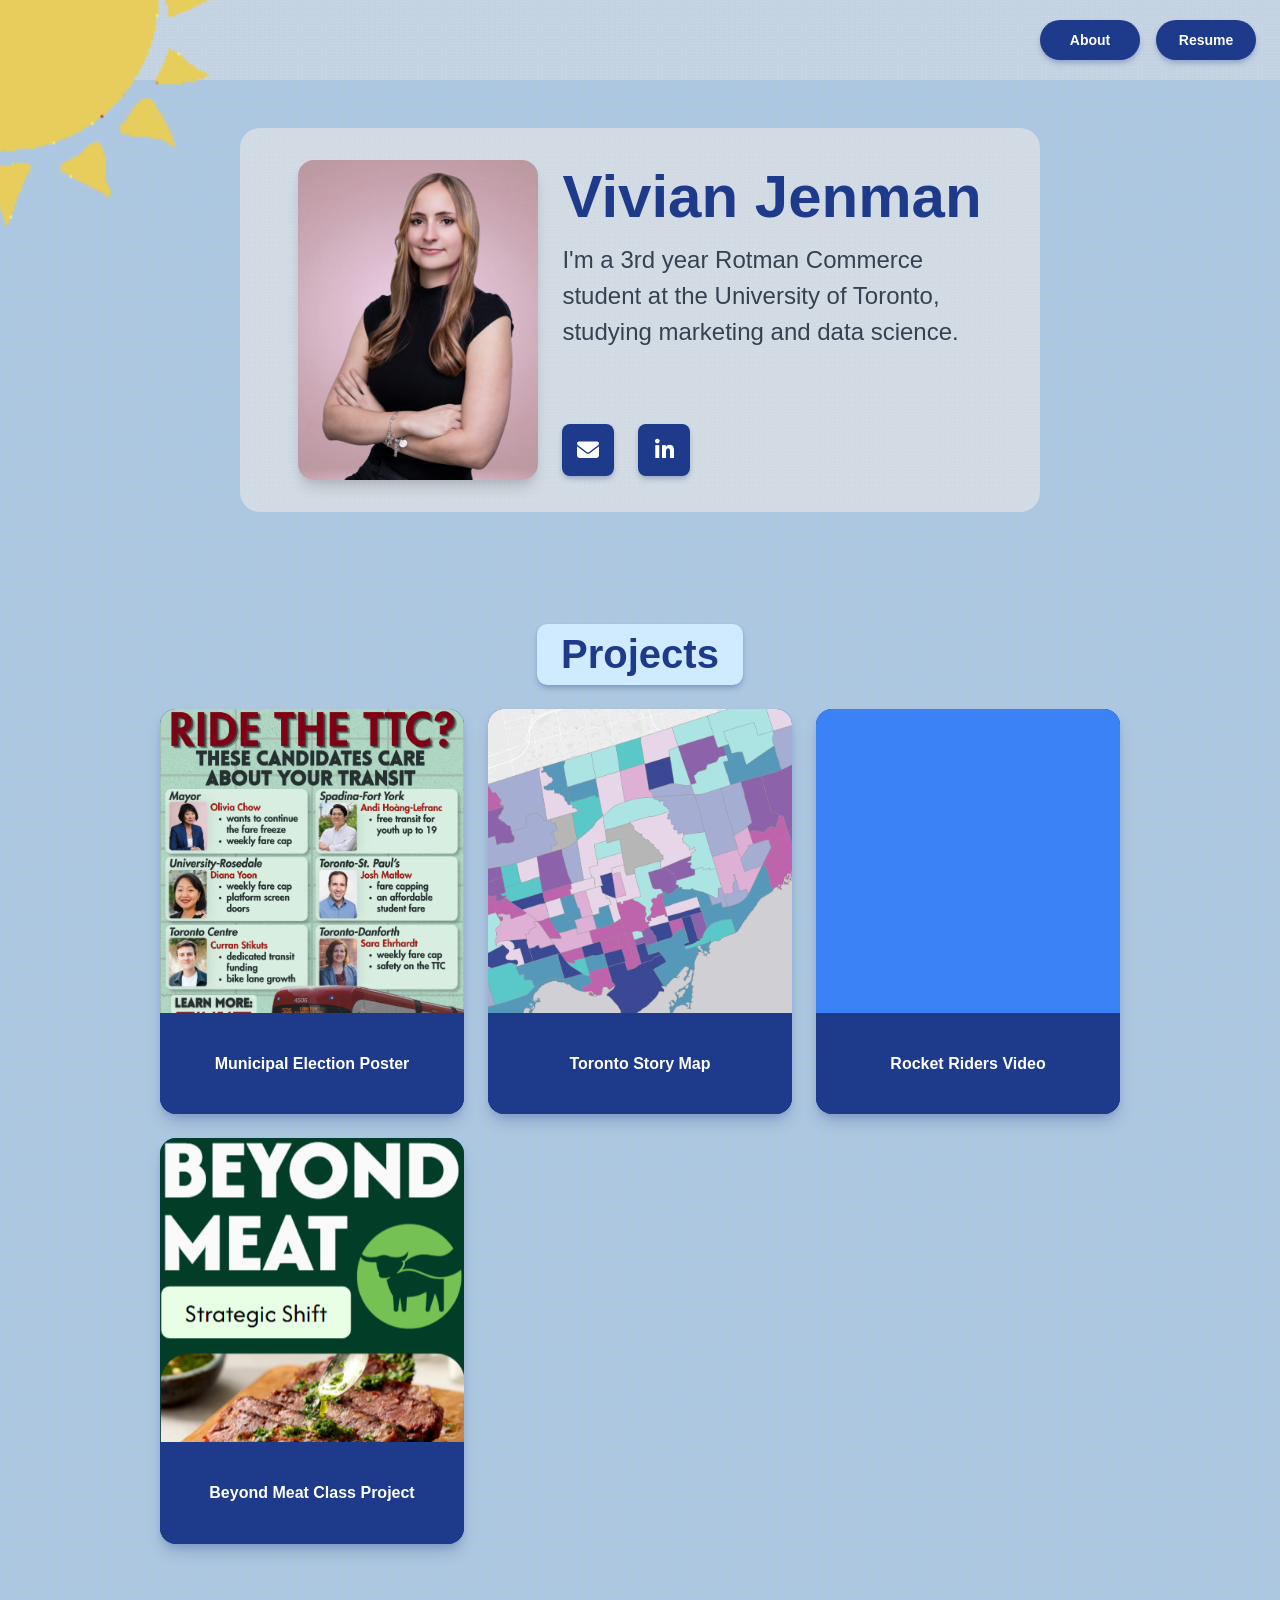
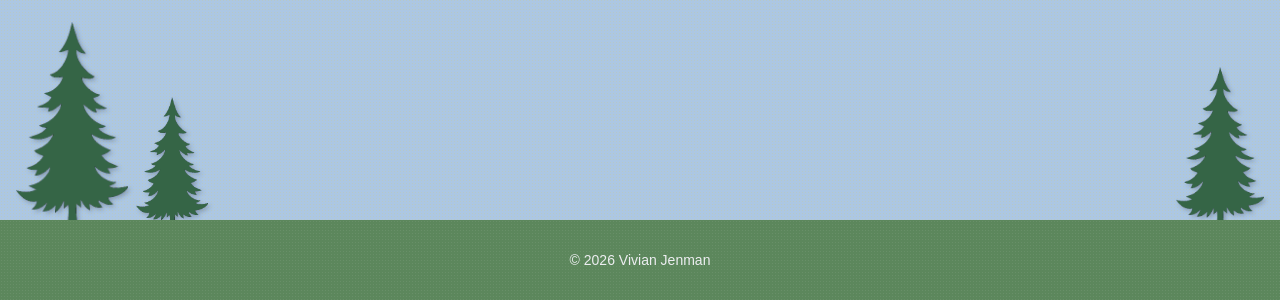
<file: index.html>
<!DOCTYPE html>
<html lang="en">
<head>
  <script async src="https://www.googletagmanager.com/gtm.js?id=GTM-WLWVP2XR"></script>
  <script>
    window.dataLayer = window.dataLayer || [];
    function gtag(){dataLayer.push(arguments);}
    gtag('js', new Date());
  </script>
  <meta charset="UTF-8">
  <meta name="viewport" content="width=device-width, initial-scale=1.0">
  <link rel="icon" type="image/jpeg" href="elements/pixelated.jpg">
  <title>Vivian Jenman - Home</title>
  
  <!-- Font Awesome Icons -->
  <link rel="stylesheet" href="https://cdnjs.cloudflare.com/ajax/libs/font-awesome/6.4.0/css/all.min.css">
  
  <!-- Link to External Stylesheet -->
  <link rel="stylesheet" href="index.css">
</head>
<body class="sky-bg">
  <div class="sun-decoration" aria-hidden="true">
    <img src="elements/sungif%20(2).gif" alt="">
  </div>

  <!-- Top Right Navigation Buttons -->
  <nav class="top-nav">
    <a href="about.html" class="nav-btn">About</a>
    <a href="resume.html" class="nav-btn">Resume</a>
  </nav>

  <!-- Title / Profile Section -->
  <header class="titlecard">
    <div class="titlecontainer">
      
      <!-- 4x3 Vertical Image Container -->
      <div class="profile-img-wrapper">
        <img src="elements/headshot.png" 
             alt="Vivian Jenman" 
             class="profile-img">
      </div>

      <!-- Text & Contact Container -->
      <div class="profile-info">
        <!-- Top: Name -->
        <div>
          <h1 class="profile-name">Vivian Jenman</h1>
          <!-- Middle: Description -->
          <p class="profile-bio">
            I'm a 3rd year Rotman Commerce student at the University of Toronto, studying marketing and data science.
          </p>
        </div>

        <!-- Bottom: Contact Buttons -->
        <div class="contact-buttons">
          <a href="mailto:vjenman@gmail.com" aria-label="Email" class="contact-btn">
            <i class="fa-solid fa-envelope"></i>
          </a>
          <a href="https://www.linkedin.com/in/vivian-jenman-52b7982a1/" target="_blank" rel="noopener noreferrer" aria-label="LinkedIn" class="contact-btn">
            <i class="fa-brands fa-linkedin-in"></i>
          </a>
        </div>
      </div>

    </div>
  </header>

  <!-- Projects Section -->
  <main class="projects-section">
    <div class="projects-container">
      
      <h2 class="projects-title">Projects</h2>

      <!-- Project Grid -->
      <div class="projects-grid">

        <!-- Project Card 1 -->
        <a href="poster.html" class="project-card">
          <div class="project-img-wrapper">
            <img src="elements/rrposter.png" alt="Municipal Election Poster" class="project-imgrrposter">
          </div>
          <div class="project-title-bar">
            <h3>Municipal Election Poster</h3>
          </div>
        </a>

        <!-- Project Card 2 -->
        <a href="https://vjenman.github.io/storymap/" class="project-card">
          <div class="project-img-wrapper">
            <img src="elements/plainbivariatemap.png" alt="Toronto Story Map" class="project-imgtoronto">
          </div>
          <div class="project-title-bar">
            <h3>Toronto Story Map</h3>
          </div>
        </a>

        <!-- Project Card 3 -->
        <a href="video.html" class="project-card">
          <div class="project-img-wrapper-video">
            <!-- <img src="elements/rrvideo.mp4" alt="Rocket Riders video" class="project-img"> -->
            <video autoplay loop muted playsinline width="100%" class="project-imgrrvideo">
              <source src="elements/rrvideo.mp4" type="video/mp4">
            </video>
          </div>
          <div class="project-title-bar">
            <h3>Rocket Riders Video</h3>
          </div>
        </a>

        <!-- Project Card 4 -->
        <a href="beyondmeat.html" class="project-card">
          <div class="project-img-wrapper">
            <img src="elements/beyondmeat.png" alt="Beyond Meat class project" class="project-imgbeyondmeat">
          </div>
          <div class="project-title-bar">
            <h3>Beyond Meat Class Project</h3>
          </div>
        </a>

      </div>
    </div>
  </main>

  <!-- Footer -->
  <footer class="footer">
    <p>&copy; <span id="year"></span> Vivian Jenman</p>
  </footer>

  <!-- Link to External JavaScript -->
  <script src="index.js"></script>
</body>
</html>
</file>
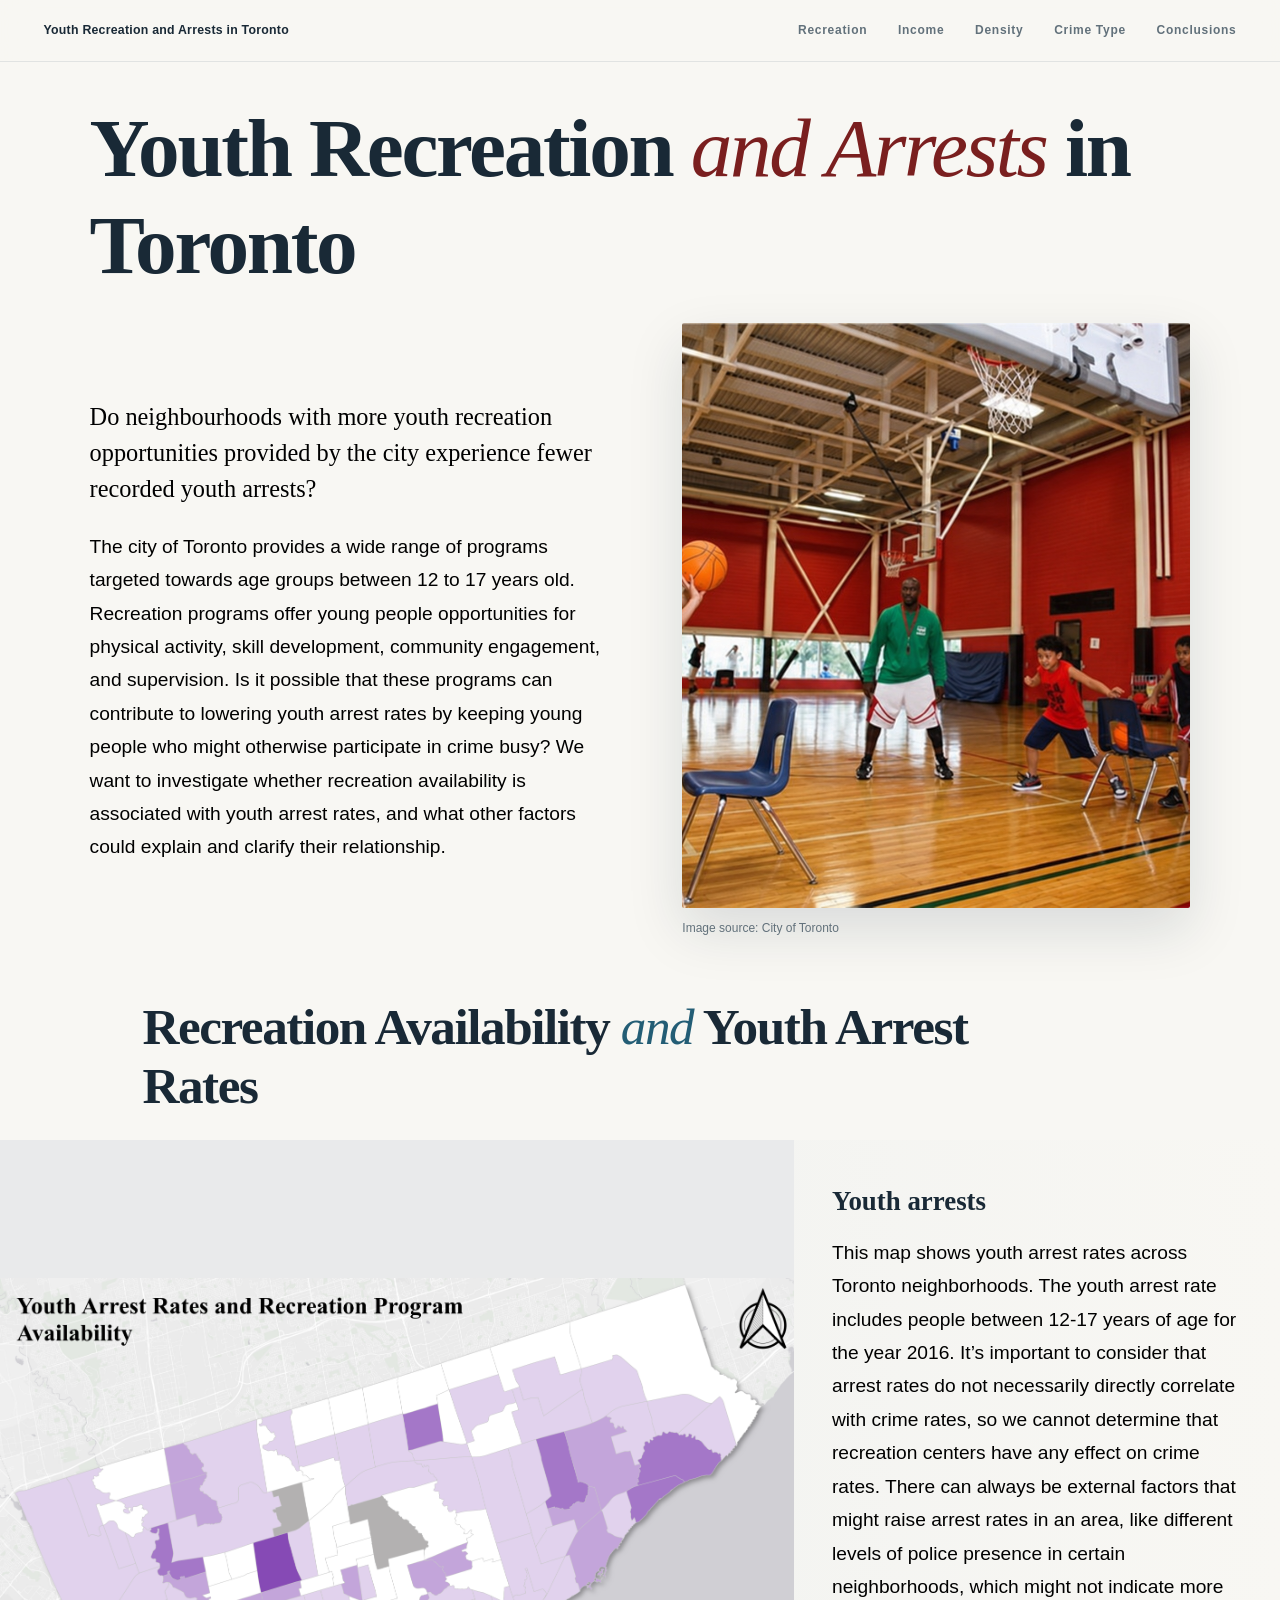
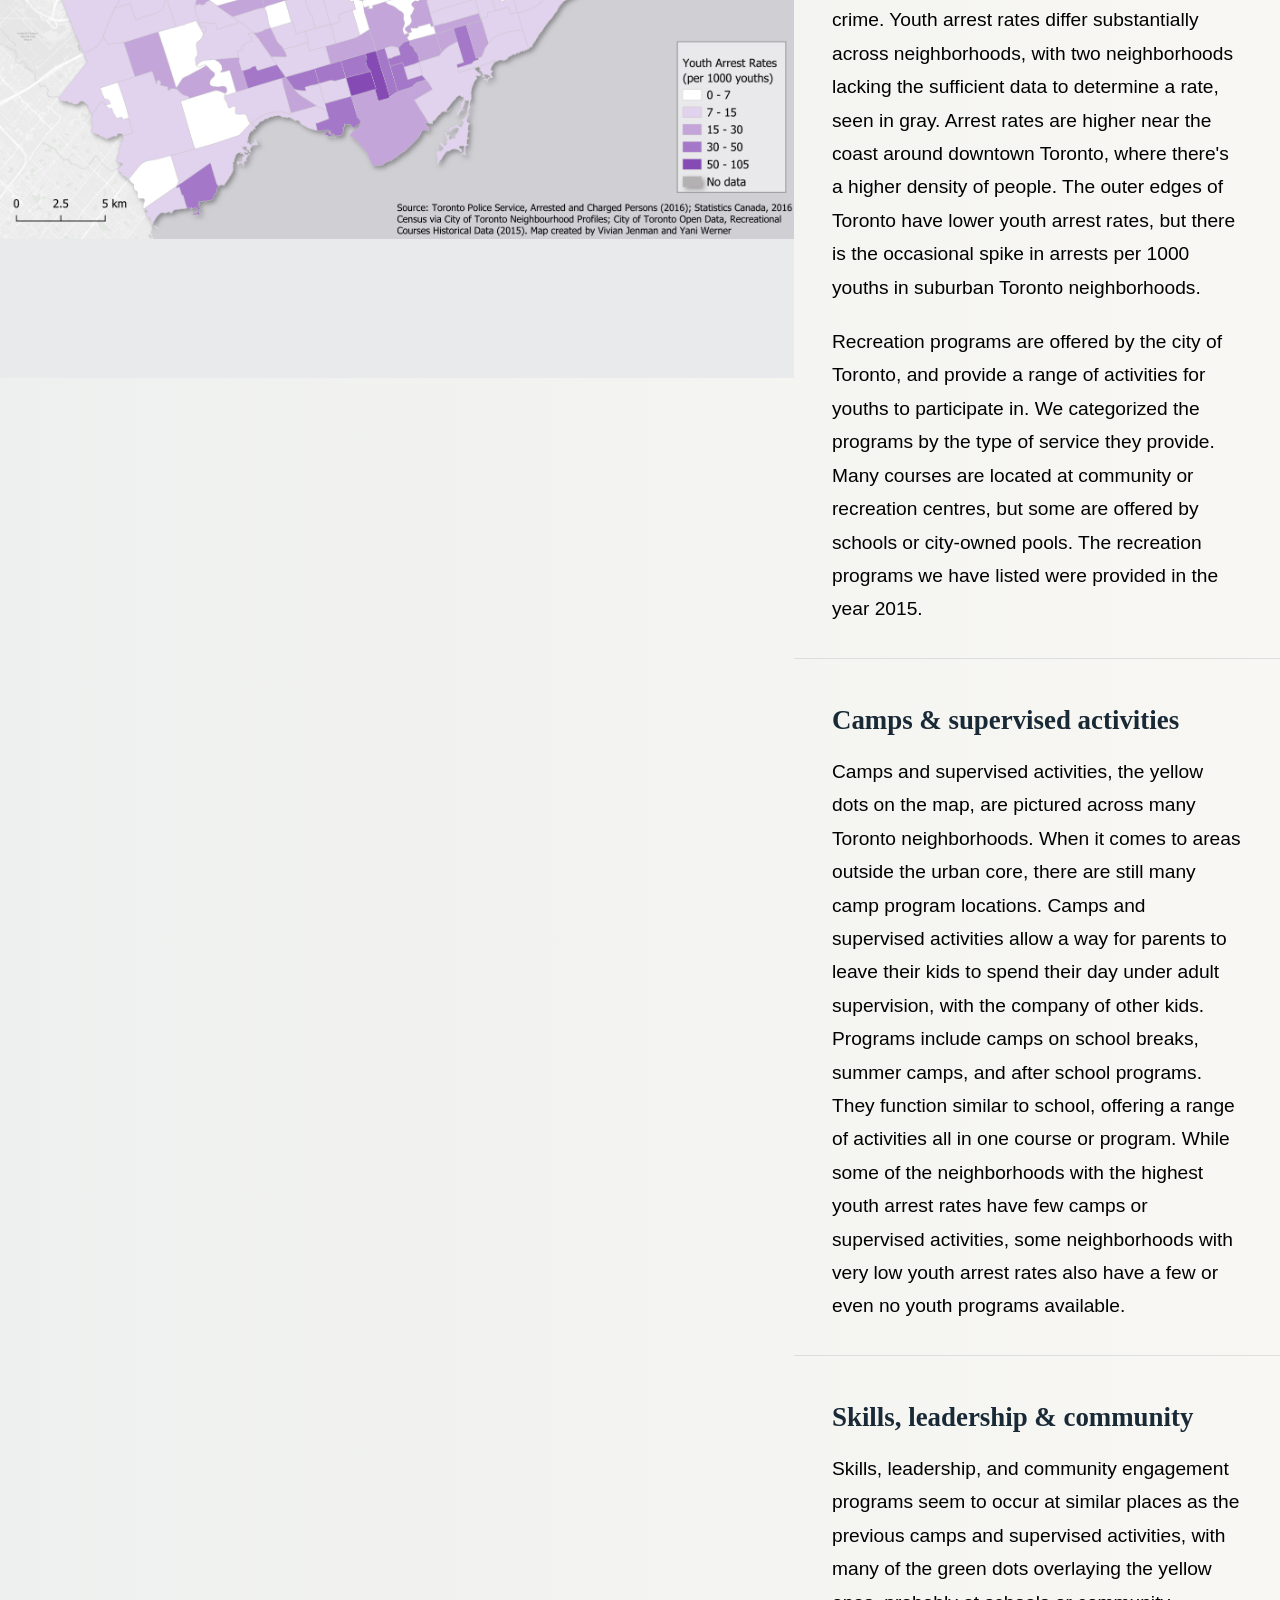
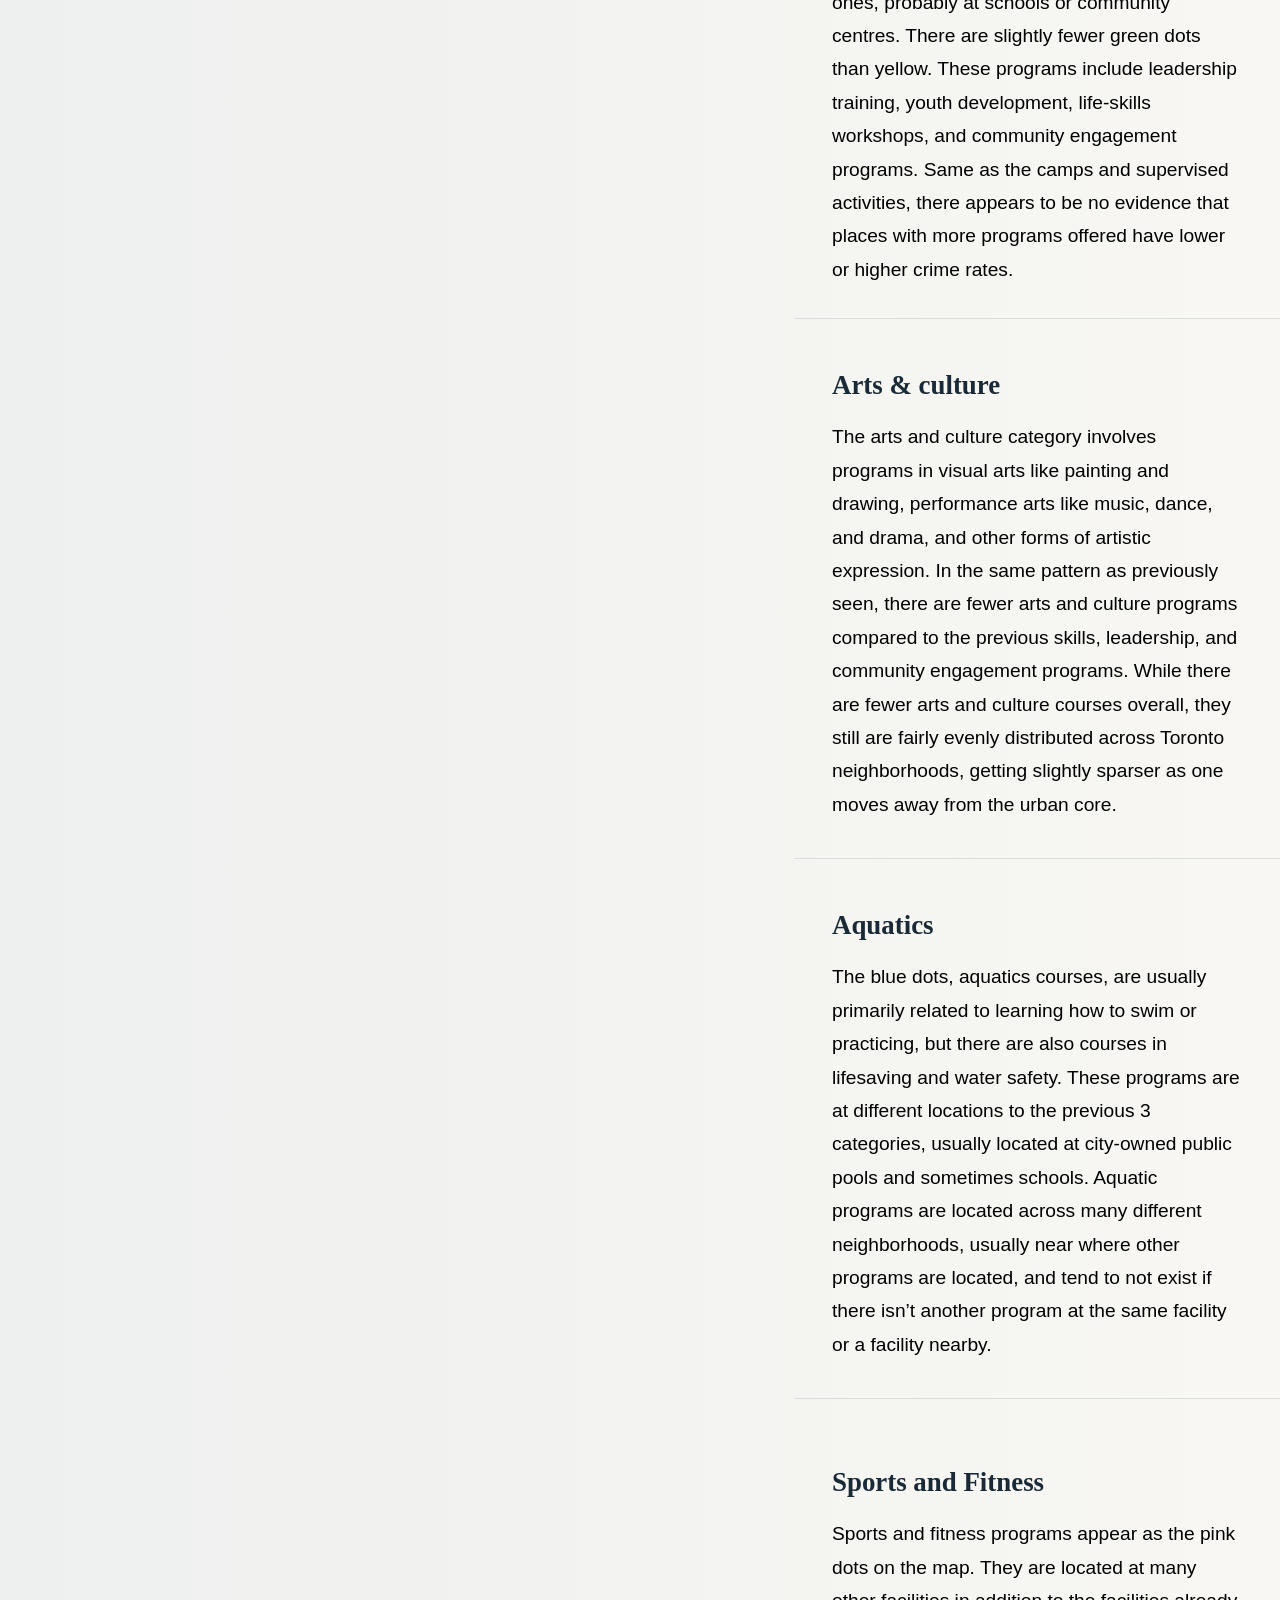
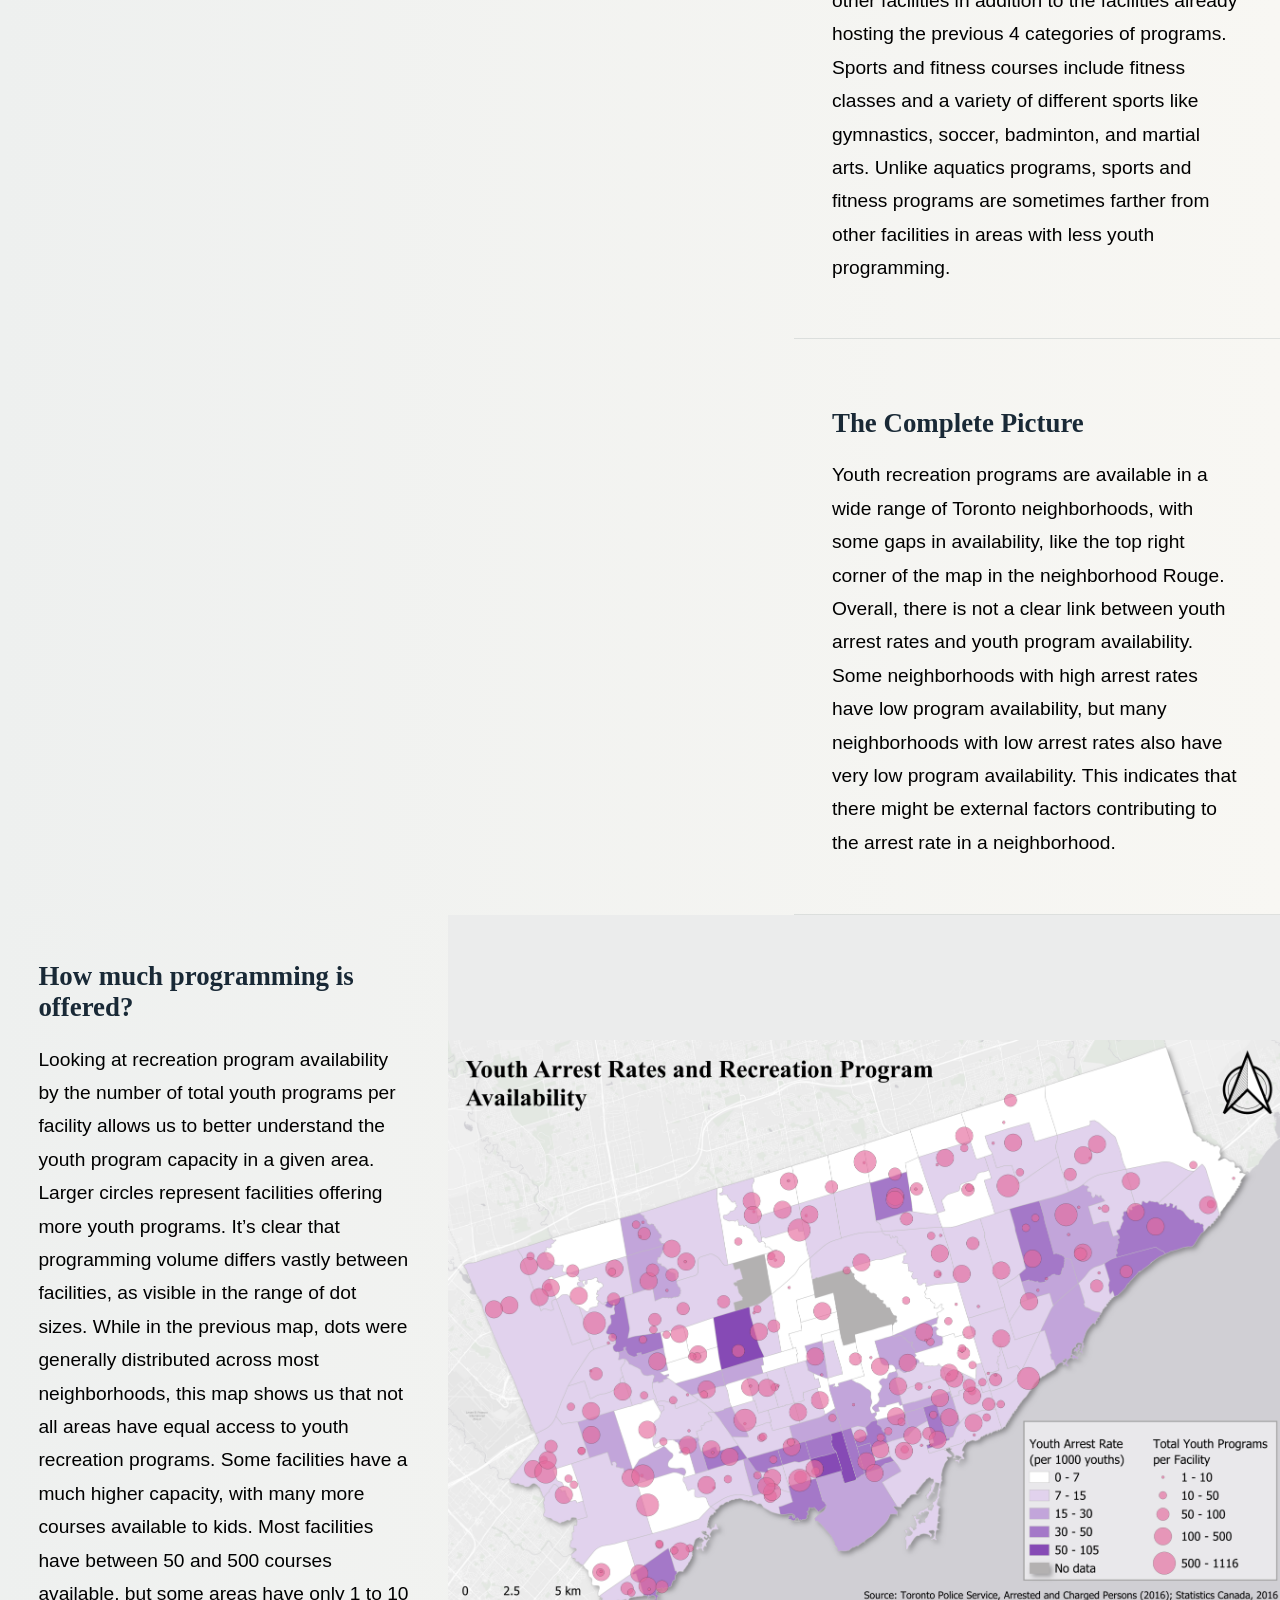
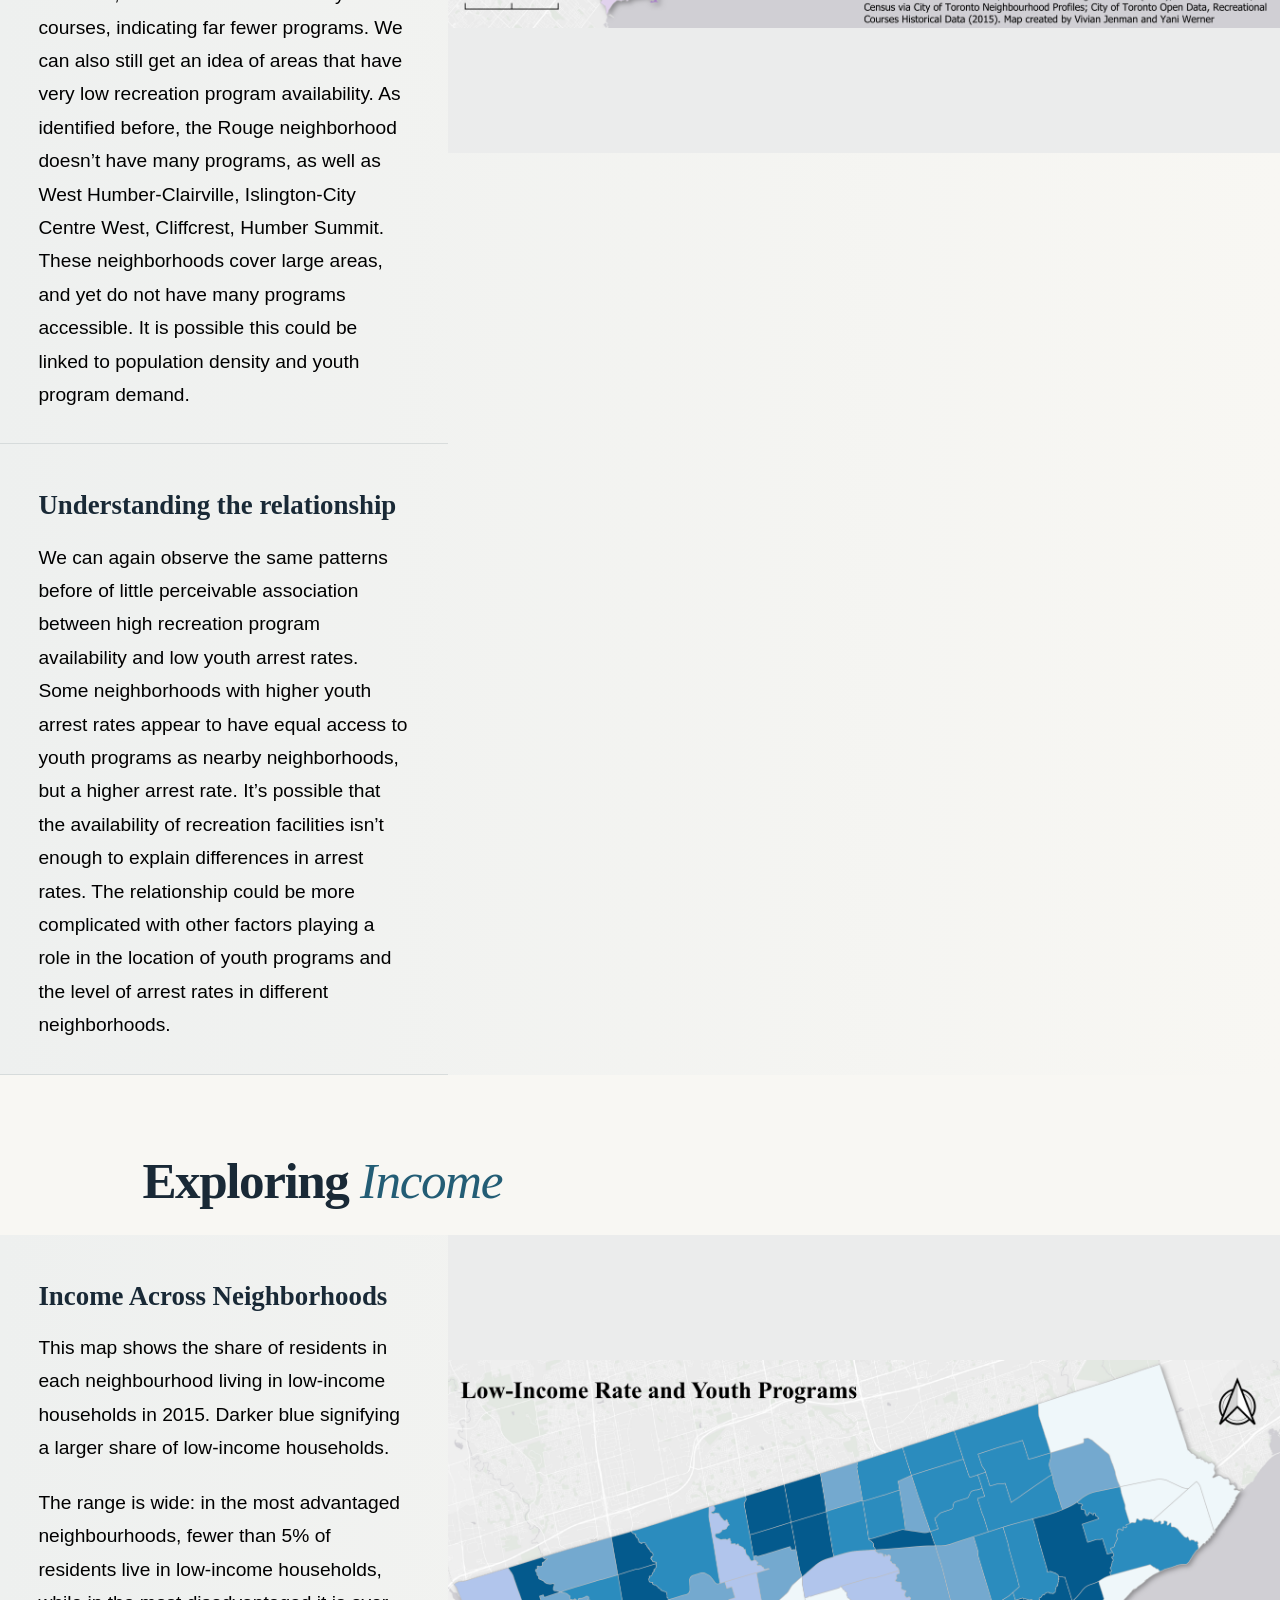
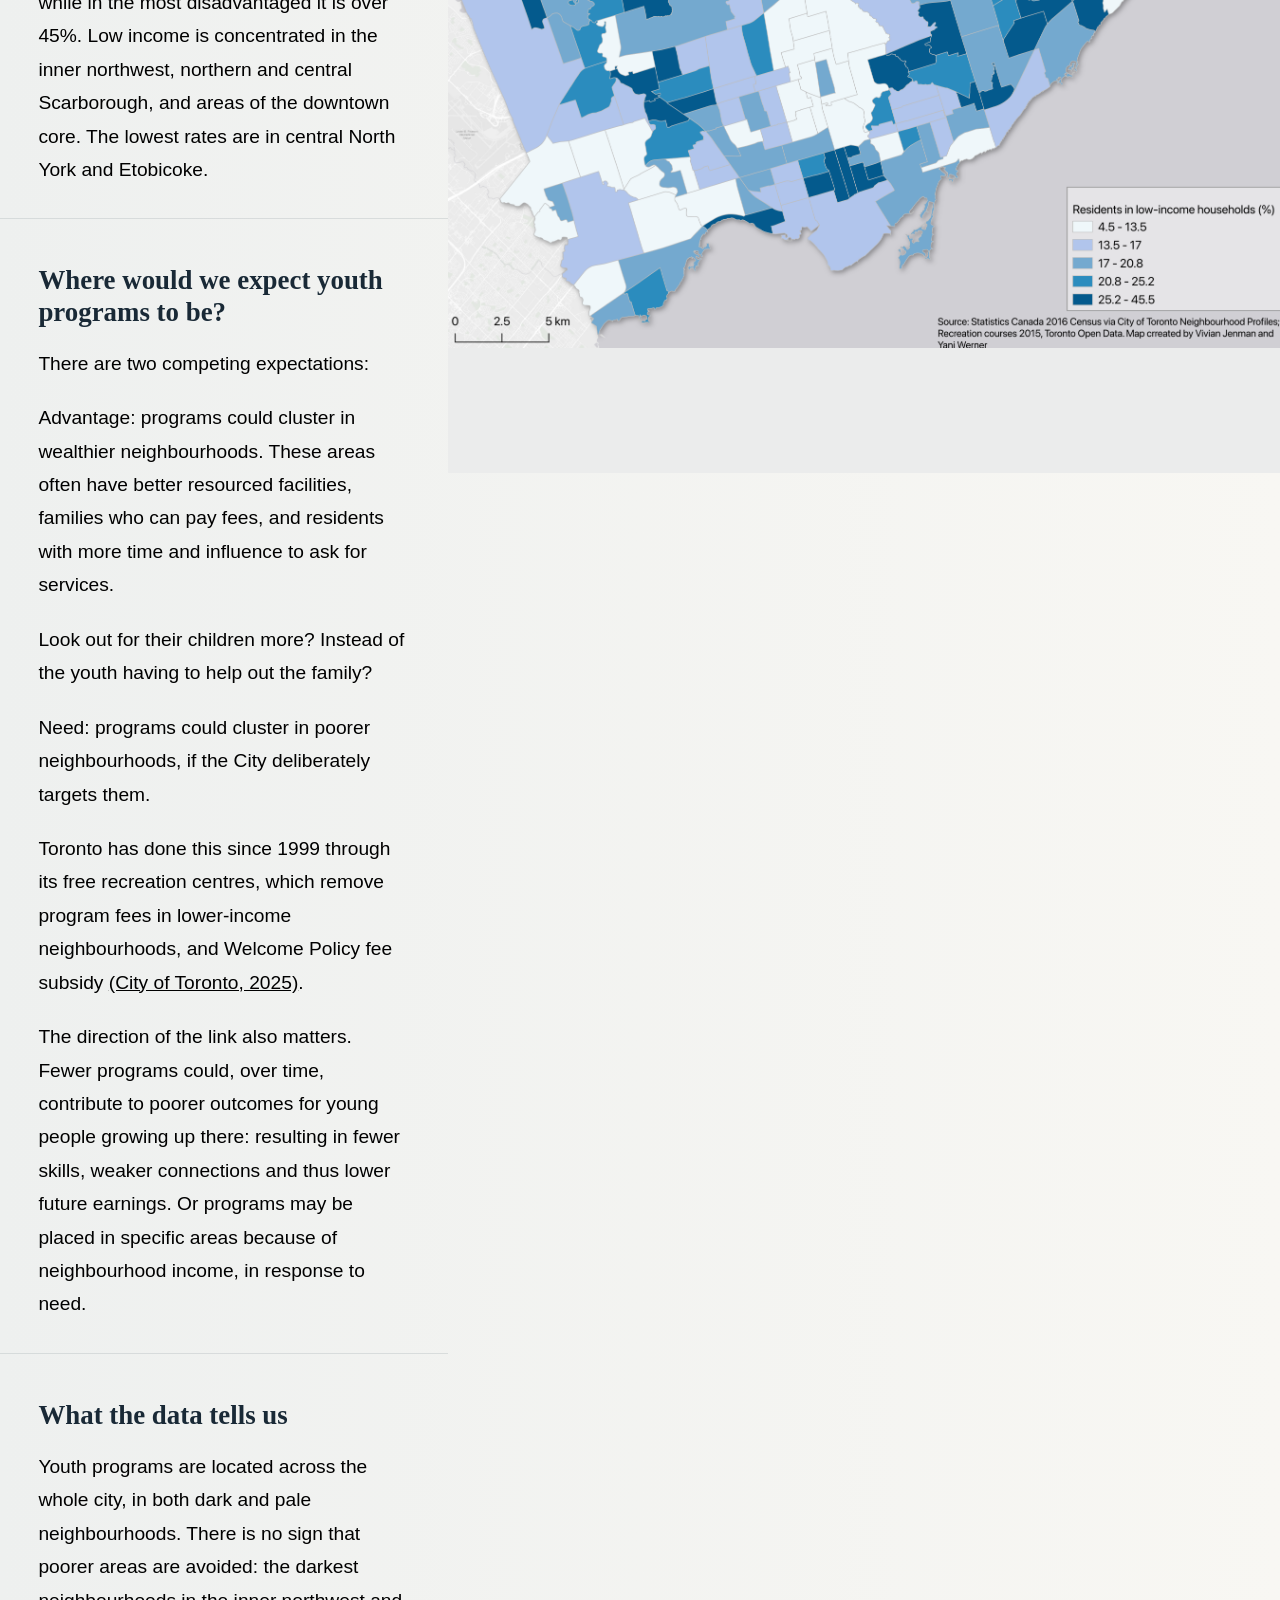
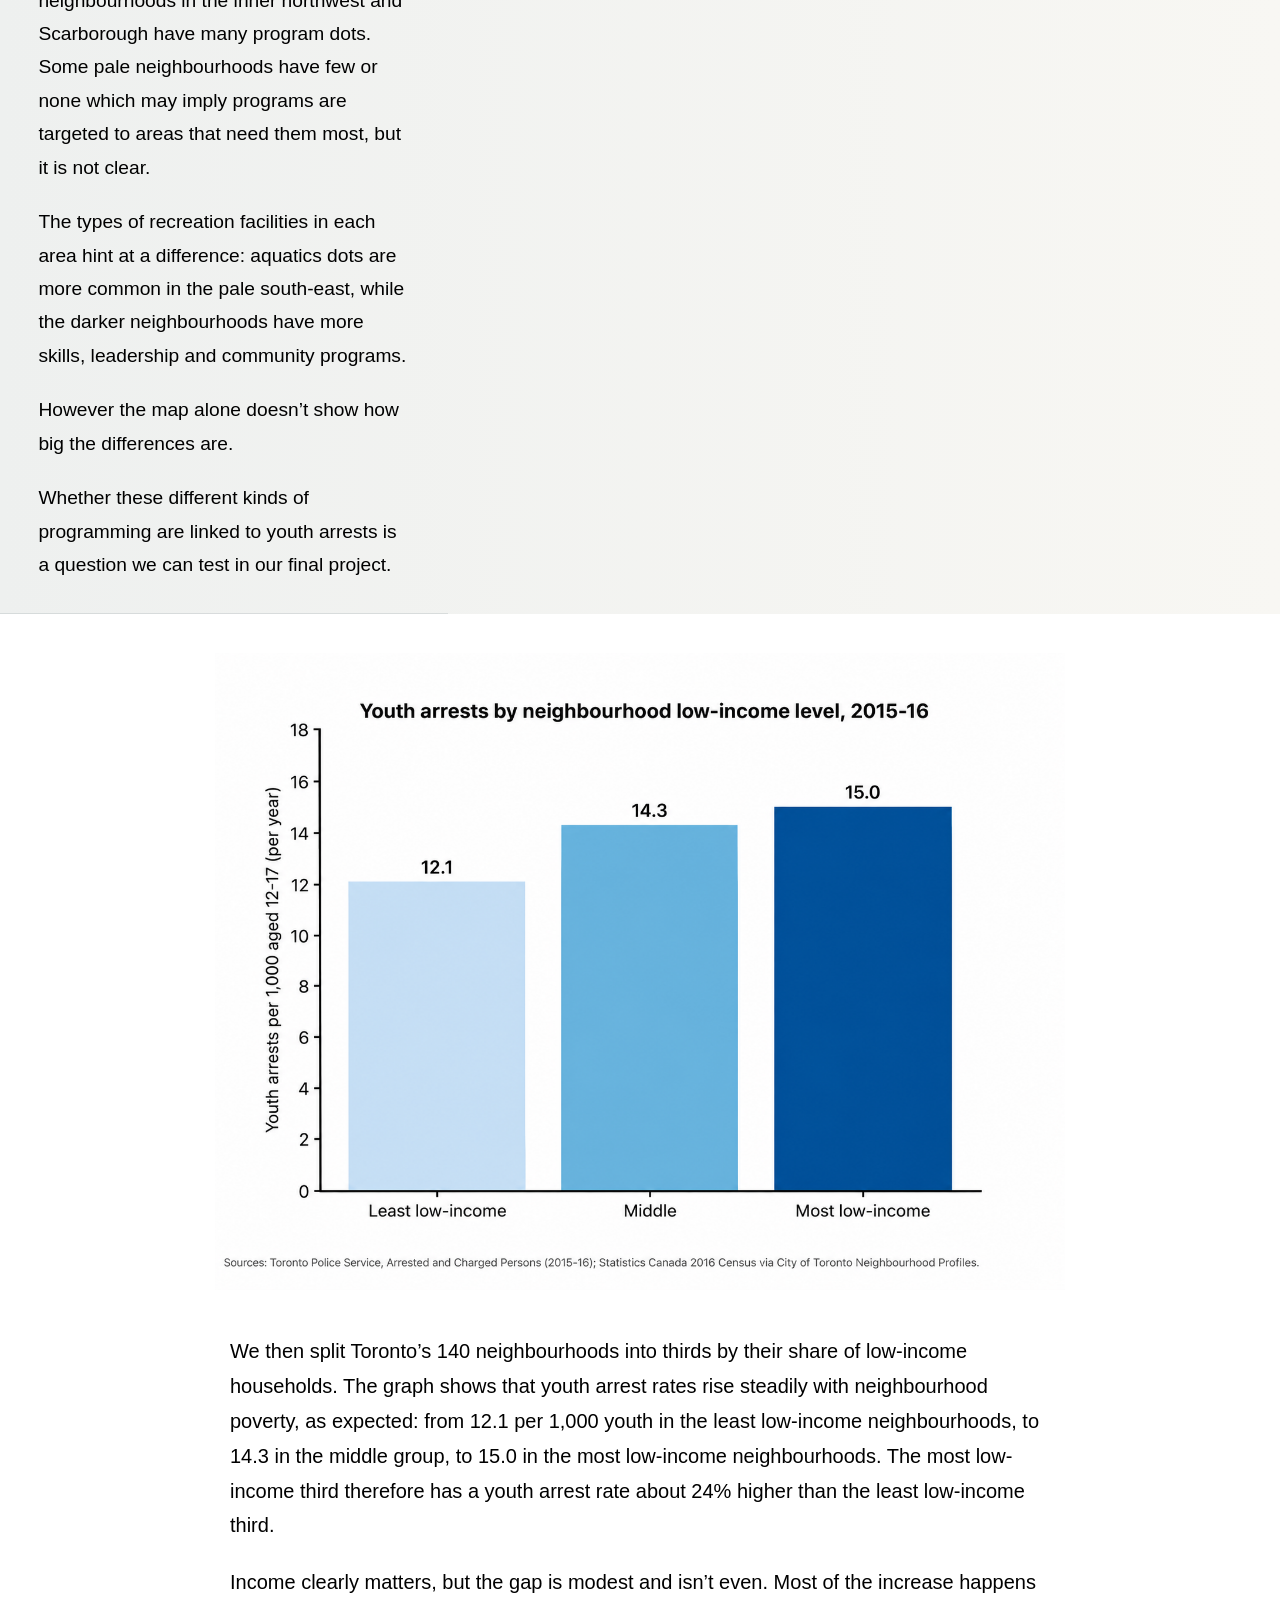
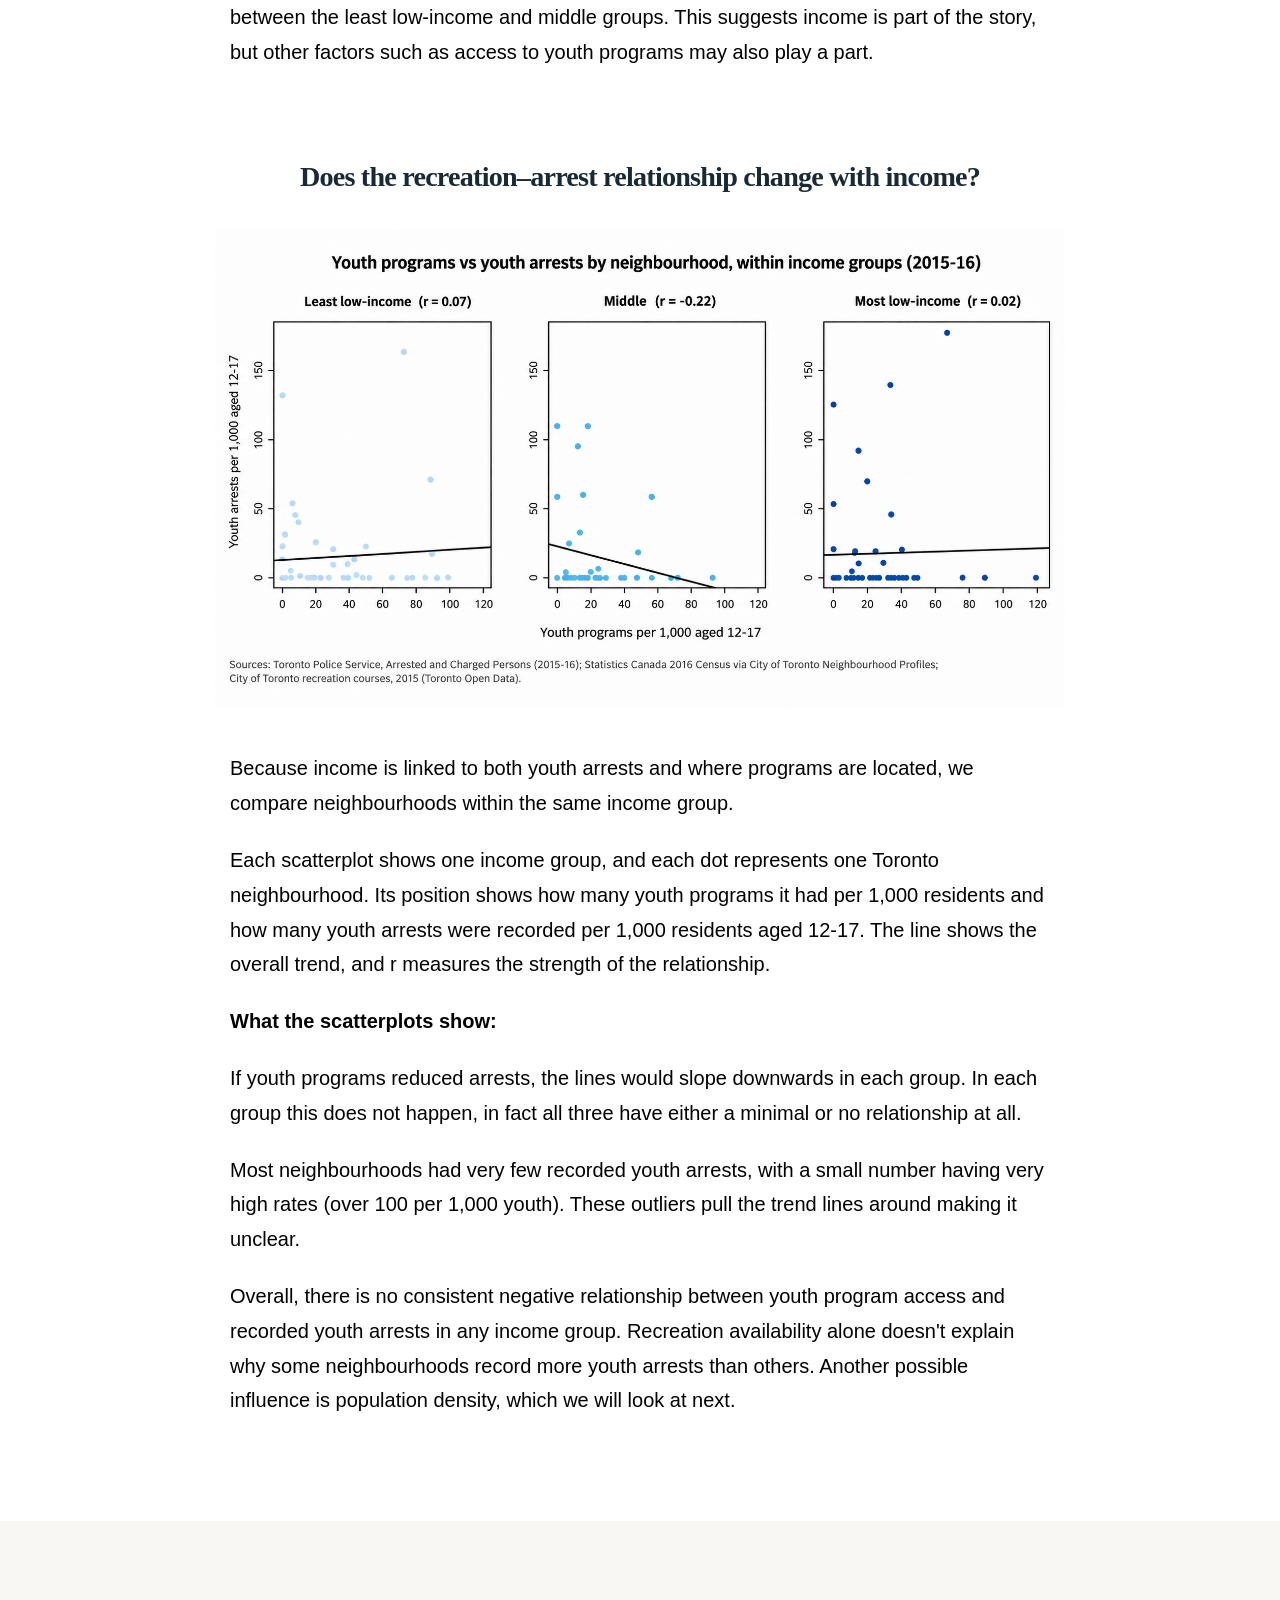
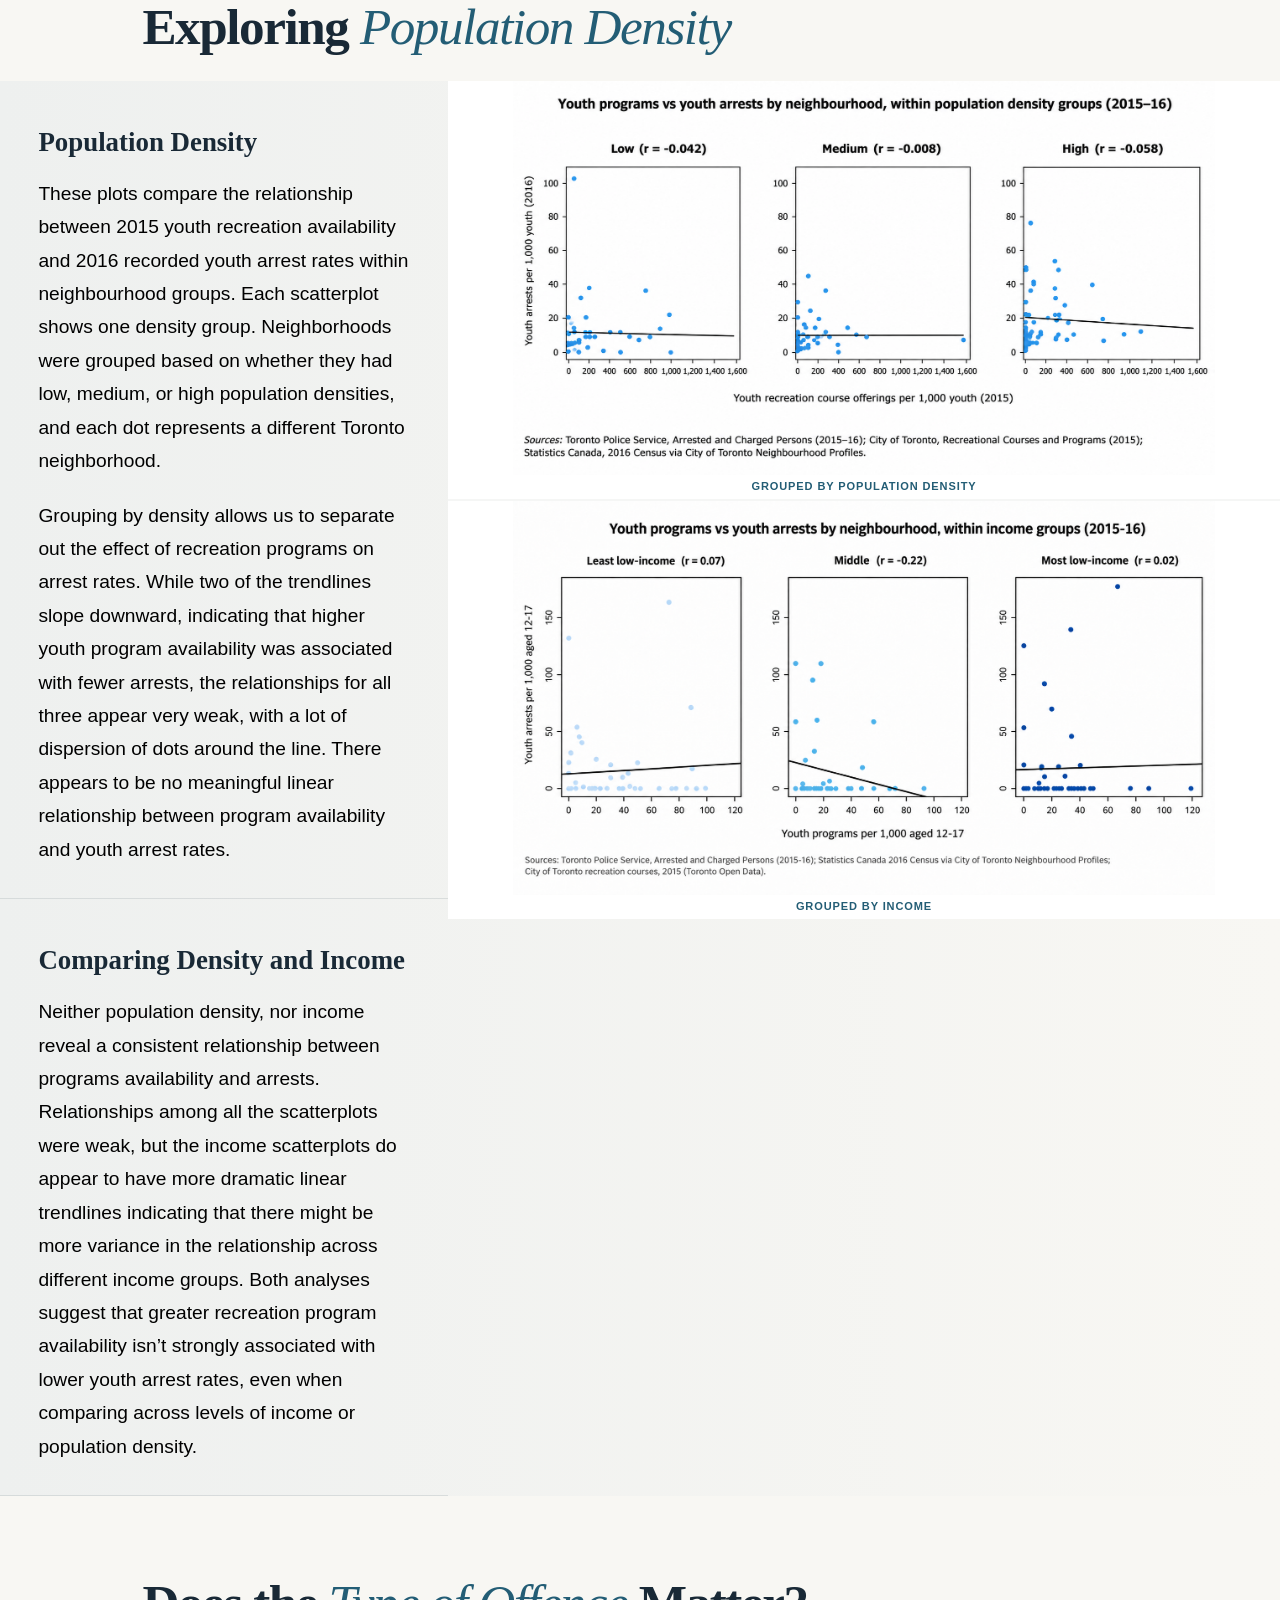
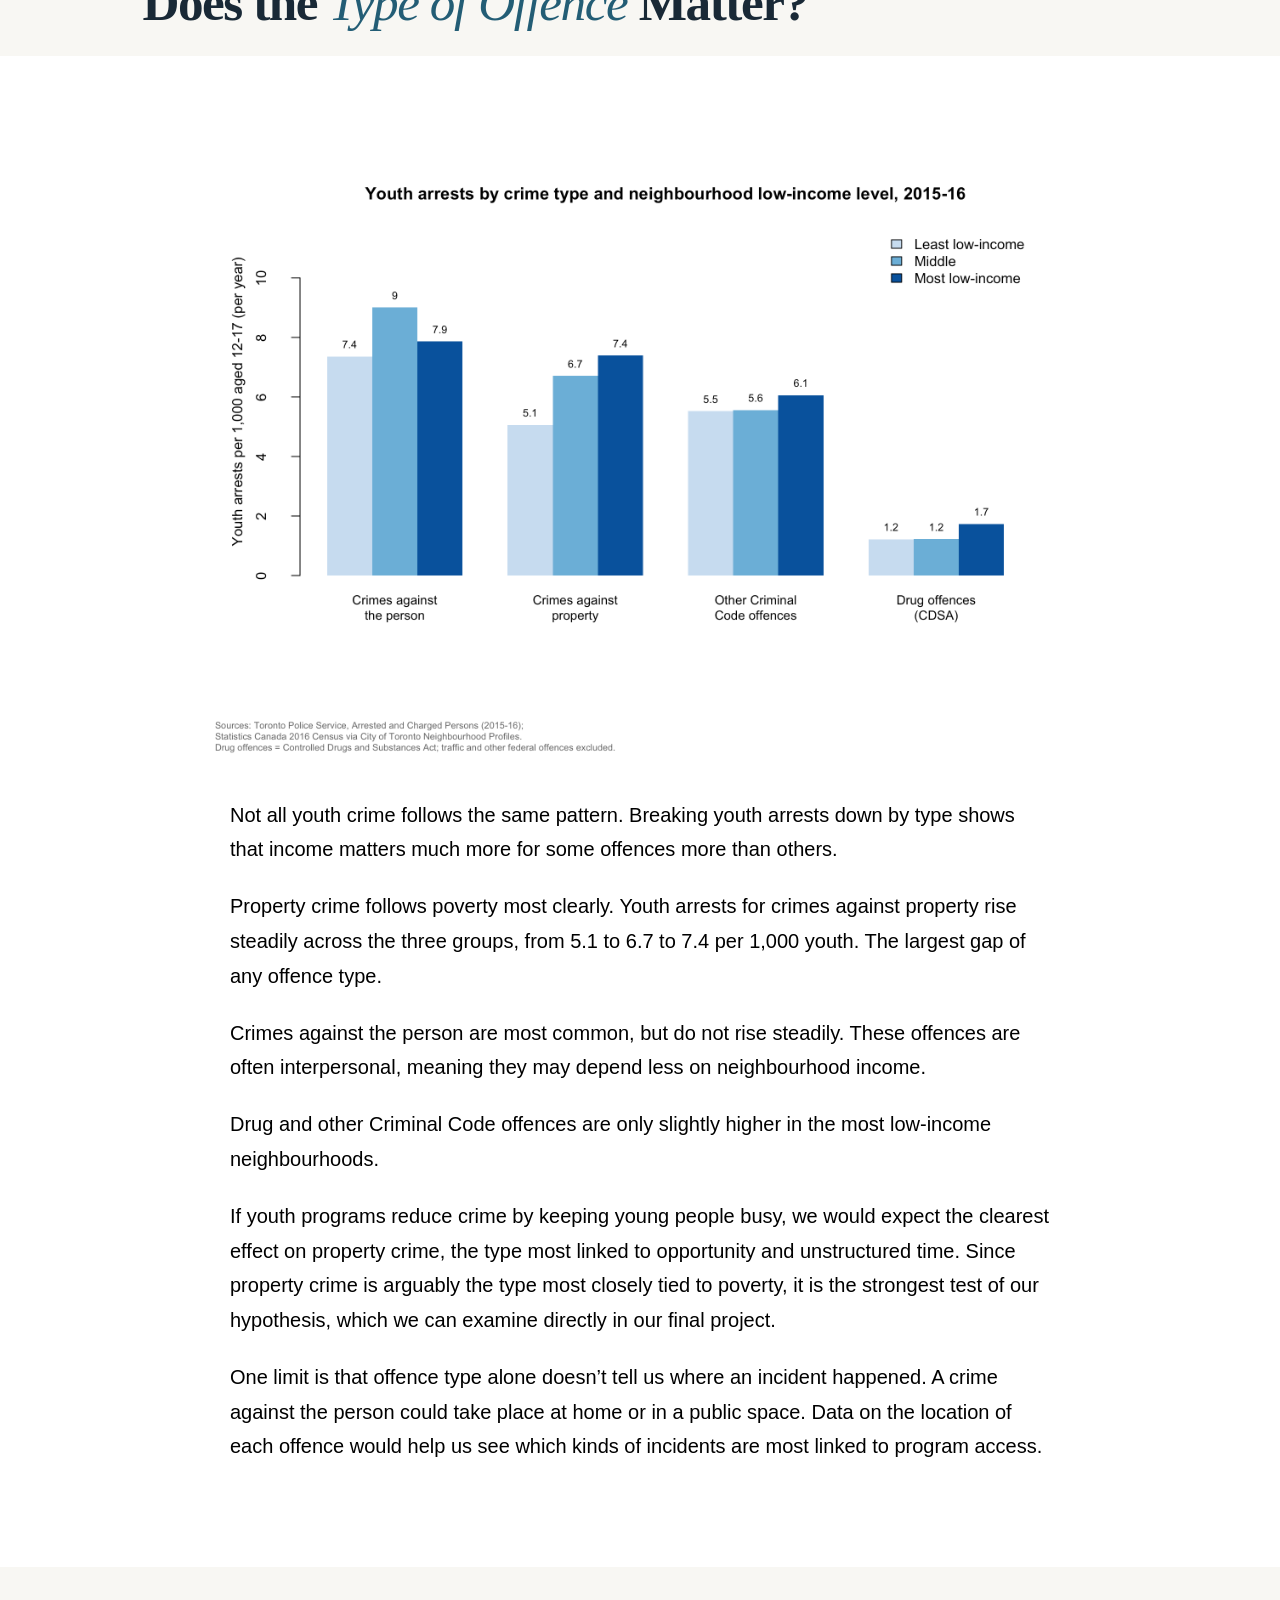
<file: storymap/index.html>
<!DOCTYPE html>
<html lang="en">
<head>
  <meta charset="UTF-8" />
  <meta name="viewport" content="width=device-width, initial-scale=1" />
  <meta name="theme-color" content="#f8f7f3" />
  <meta name="description" content="An urban data story exploring youth recreation availability and recorded youth arrests in Toronto." />
  <title>Youth Recreation and Arrests in Toronto</title>
  <link rel="icon" type="image/png" href="storymapelements/storymapflavicon.png" />
  <link rel="stylesheet" href="storymap.css" />
  <script src="storymap.js" defer></script>
</head>
<body>
  <a class="skip-link" href="#introduction">Skip to story</a>
  <header class="site-header">
    <a class="brand" href="#top"><span>Youth Recreation and Arrests in Toronto</span></a>
    <nav class="top-nav" aria-label="Main navigation">
      <a href="#recreation">Recreation</a><a href="#income">Income</a><a href="#density">Density</a><a href="#crime-type">Crime Type</a><a href="#conclusion">Conclusions</a>
    </nav>
    <span class="reading-progress" aria-hidden="true"><span id="progress-fill"></span></span>
  </header>

  <main id="top">
    <!-- INTRO: featured image + text -->
    <section class="hero" id="introduction" aria-labelledby="hero-heading">
      <h1 id="hero-heading">Youth Recreation <em>and Arrests</em> in Toronto</h1>
      <div class="hero-copy">
        <p class="hero-deck">Do neighbourhoods with more youth recreation opportunities provided by the city experience fewer recorded youth arrests?</p>
        <p class="hero-intro">The city of Toronto provides a wide range of programs targeted towards age groups between 12 to 17 years old. Recreation programs offer young people opportunities for physical activity, skill development, community engagement, and supervision. Is it possible that these programs can contribute to lowering youth arrest rates by keeping young people who might otherwise participate in crime busy? We want to investigate whether recreation availability is associated with youth arrest rates, and what other factors could explain and clarify their relationship.</p>
      </div>
      <figure class="hero-image">
        <img src="storymapelements/toppicture3.png" alt="Youth playing basketball in a recreation center" />
        <figcaption>Image source: City of Toronto</figcaption>
      </figure>
    </section>

    <!-- CHAPTER 1: sticky left visual, successive static frame replacement -->
    <section class="chapter-heading" id="recreation">
      <p class="eyebrow">01 / Reading the city</p>
      <h2>Recreation Availability <em>and</em> Youth Arrest Rates</h2>
    </section>
    <section class="scrolly scrolly--visual-left" aria-label="Step-by-step recreation category map">
      <div class="scrolly-visual">
        <div class="sticky-figure frame-swap" data-swap-group="recreation" data-frame="0">
          <img class="swap-frame is-active" data-frame="0" src="storymapelements/arrestscloromap.png" alt="Choropleth map of youth arrest rates across Toronto neighborhoods" />
          <img class="swap-frame" data-frame="1" src="storymapelements/justcamps.png" alt="Map of youth arrest rates with camp and supervised recreation locations" />
          <img class="swap-frame" data-frame="2" src="storymapelements/campsandskills.png" alt="Map adding skills and community programs" />
          <img class="swap-frame" data-frame="3" src="storymapelements/campsandskillsandarts.png" alt="Map adding arts and culture programs" />
          <img class="swap-frame" data-frame="4" src="storymapelements/campsandskillsandartsandaquatics.png" alt="Map adding aquatic programs" />
          <img class="swap-frame" data-frame="5" src="storymapelements/youtharrestratesandrecprograms.png" alt="Map showing all five categories of youth recreation programs" />
          <div class="figure-tag"><span class="figure-tag__dot"></span><span id="recreation-stage">Youth arrest rates</span></div>
        </div>
      </div>
      <div class="scrolly-narrative">
        <article class="step" data-swap="recreation" data-step="0"><div class="step-inner"><h3>Youth arrests</h3><p>This map shows youth arrest rates across Toronto neighborhoods. The youth arrest rate includes people between 12-17 years of age for the year 2016. It’s important to consider that arrest rates do not necessarily directly correlate with crime rates, so we cannot determine that recreation centers have any effect on crime rates. There can always be external factors that might raise arrest rates in an area, like different levels of police presence in certain neighborhoods, which might not indicate more crime. Youth arrest rates differ substantially across neighborhoods, with two neighborhoods lacking the sufficient data to determine a rate, seen in gray. Arrest rates are higher near the coast around downtown Toronto, where there's a higher density of people. The outer edges of Toronto have lower youth arrest rates, but there is the occasional spike in arrests per 1000 youths in suburban Toronto neighborhoods.</p><p>Recreation programs are offered by the city of Toronto, and provide a range of activities for youths to participate in. We categorized the programs by the type of service they provide. Many courses are located at community or recreation centres, but some are offered by schools or city-owned pools. The recreation programs we have listed were provided in the year 2015.</p></div></article>
        <article class="step" data-swap="recreation" data-step="1"><div class="step-inner"><span class="step-number">01 / 05</span><h3>Camps & supervised activities</h3><p>Camps and supervised activities, the yellow dots on the map, are pictured across many Toronto neighborhoods. When it comes to areas outside the urban core, there are still many camp program locations. Camps and supervised activities allow a way for parents to leave their kids to spend their day under adult supervision, with the company of other kids. Programs include camps on school breaks, summer camps, and after school programs. They function similar to school, offering a range of activities all in one course or program. While some of the neighborhoods with the highest youth arrest rates have few camps or supervised activities, some neighborhoods with very low youth arrest rates also have a few or even no youth programs available.</p></div></article>
        <article class="step" data-swap="recreation" data-step="2"><div class="step-inner"><span class="step-number">02 / 05</span><h3>Skills, leadership & community</h3><p>Skills, leadership, and community engagement programs seem to occur at similar places as the previous camps and supervised activities, with many of the green dots overlaying the yellow ones, probably at schools or community centres. There are slightly fewer green dots than yellow. These programs include leadership training, youth development, life-skills workshops, and community engagement programs. Same as the camps and supervised activities, there appears to be no evidence that places with more programs offered have lower or higher crime rates.</p></div></article>
        <article class="step" data-swap="recreation" data-step="3"><div class="step-inner"><span class="step-number">03 / 05</span><h3>Arts & culture</h3><p>The arts and culture category involves programs in visual arts like painting and drawing, performance arts like music, dance, and drama, and other forms of artistic expression. In the same pattern as previously seen, there are fewer arts and culture programs compared to the previous skills, leadership, and community engagement programs. While there are fewer arts and culture courses overall, they still are fairly evenly distributed across Toronto neighborhoods, getting slightly sparser as one moves away from the urban core.</p></div></article>
        <article class="step" data-swap="recreation" data-step="4"><div class="step-inner"><span class="step-number">04 / 05</span><h3>Aquatics</h3><p>The blue dots, aquatics courses, are usually primarily related to learning how to swim or practicing, but there are also courses in lifesaving and water safety. These programs are at different locations to the previous 3 categories, usually located at city-owned public pools and sometimes schools. Aquatic programs are located across many different neighborhoods, usually near where other programs are located, and tend to not exist if there isn’t another program at the same facility or a facility nearby.</p></div></article>
        <article class="step" data-swap="recreation" data-step="5"><div class="step-inner"><span class="step-number">05 / 05</span><h3>Sports and Fitness</h3><p>Sports and fitness programs appear as the pink dots on the map. They are located at many other facilities in addition to the facilities already hosting the previous 4 categories of programs. Sports and fitness courses include fitness classes and a variety of different sports like gymnastics, soccer, badminton, and martial arts. Unlike aquatics programs, sports and fitness programs are sometimes farther from other facilities in areas with less youth programming.</p></div></article>
        <article class="step"><div class="step-inner"><h3>The Complete Picture</h3><p>Youth recreation programs are available in a wide range of Toronto neighborhoods, with some gaps in availability, like the top right corner of the map in the neighborhood Rouge. Overall, there is not a clear link between youth arrest rates and youth program availability. Some neighborhoods with high arrest rates have low program availability, but many neighborhoods with low arrest rates also have very low program availability. This indicates that there might be external factors contributing to the arrest rate in a neighborhood.</p></div></article>
      </div>
    </section>

    <!-- SECOND CHAPTER: right-hand sticky image + left text -->
    <section class="scrolly scrolly--visual-right" id="program-volume" aria-label="Total programs per facility">
      <div class="scrolly-visual">
        <figure class="sticky-figure"><img src="storymapelements/nodatabysize.png" alt="Toronto map of youth arrest rates overlaid with proportional circles showing total youth course offerings per facility" /></figure>
      </div>
      <div class="scrolly-narrative">
        <article class="step"><div class="step-inner"><h3>How much programming is offered?</h3><p>Looking at recreation program availability by the number of total youth programs per facility allows us to better understand the youth program capacity in a given area. Larger circles represent facilities offering more youth programs. It’s clear that programming volume differs vastly between facilities, as visible in the range of dot sizes. While in the previous map, dots were generally distributed across most neighborhoods, this map shows us that not all areas have equal access to youth recreation programs. Some facilities have a much higher capacity, with many more courses available to kids. Most facilities have between 50 and 500 courses available, but some areas have only 1 to 10 courses, indicating far fewer programs. We can also still get an idea of areas that have very low recreation program availability. As identified before, the Rouge neighborhood doesn’t have many programs, as well as West Humber-Clairville, Islington-City Centre West, Cliffcrest, Humber Summit. These neighborhoods cover large areas, and yet do not have many programs accessible. It is possible this could be linked to population density and youth program demand.</p></div></article>
        <article class="step"><div class="step-inner"><h3>Understanding the relationship</h3><p>We can again observe the same patterns before of little perceivable association between high recreation program availability and low youth arrest rates. Some neighborhoods with higher youth arrest rates appear to have equal access to youth programs as nearby neighborhoods, but a higher arrest rate. It’s possible that the availability of recreation facilities isn’t enough to explain differences in arrest rates. The relationship could be more complicated with other factors playing a role in the location of youth programs and the level of arrest rates in different neighborhoods.</p></div></article>
      </div>
    </section>
    <!-- INCOME: next sticky panel takes over on scroll -->
    <section class="chapter-heading" id="income"><p class="eyebrow">03 / Neighbourhood circumstances</p><h2>Exploring <em>Income</em></h2></section>
    <section class="scrolly scrolly--visual-right" aria-label="Income map and recreation programs">
      <div class="scrolly-visual"><figure class="sticky-figure frame-swap" data-swap-group="income" data-frame="0"><img class="swap-frame is-active" data-frame="0" src="storymapelements/nodots.png" alt="Low-income rate across Toronto neighbourhoods without recreation program markers" aria-hidden="false" /><img class="swap-frame" data-frame="1" src="storymapelements/lowincomemap.png" alt="Low-income rate across Toronto neighbourhoods with coloured points for youth recreation programs" aria-hidden="true" /></figure></div>
      <div class="scrolly-narrative">
        <article class="step" data-swap="income" data-step="0"><div class="step-inner"><h3>Income Across Neighborhoods</h3><p>This map shows the share of residents in each neighbourhood living in low-income households in 2015. Darker blue signifying a larger share of low-income households.</p><p>The range is wide: in the most advantaged neighbourhoods, fewer than 5% of residents live in low-income households, while in the most disadvantaged it is over 45%. Low income is concentrated in the inner northwest, northern and central Scarborough, and areas of the downtown core. The lowest rates are in central North York and Etobicoke.</p></div></article>
        <article class="step" data-swap="income" data-step="0"><div class="step-inner"><h3>Where would we expect youth programs to be?</h3><p>There are two competing expectations:</p><p>Advantage: programs could cluster in wealthier neighbourhoods. These areas often have better resourced facilities, families who can pay fees, and residents with more time and influence to ask for services.</p><p>Look out for their children more? Instead of the youth having to help out the family?</p><p>Need: programs could cluster in poorer neighbourhoods, if the City deliberately targets them.</p><p>Toronto has done this since 1999 through its free recreation centres, which remove program fees in lower-income neighbourhoods, and Welcome Policy fee subsidy <a href="https://www.toronto.ca/explore-enjoy/parks-recreation/how-to-use-our-services/how-to-register-for-recreation-programs/free-lower-cost-recreation-options/" target="_blank" rel="noopener noreferrer">(City of Toronto, 2025)</a>.</p><p>The direction of the link also matters. Fewer programs could, over time, contribute to poorer outcomes for young people growing up there: resulting in fewer skills, weaker connections and thus lower future earnings. Or programs may be placed in specific areas because of neighbourhood income, in response to need.</p></div></article>
        <article class="step" data-swap="income" data-step="1"><div class="step-inner"><h3>What the data tells us</h3><p>Youth programs are located across the whole city, in both dark and pale neighbourhoods. There is no sign that poorer areas are avoided: the darkest neighbourhoods in the inner northwest and Scarborough have many program dots. Some pale neighbourhoods have few or none which may imply programs are targeted to areas that need them most, but it is not clear.</p><p>The types of recreation facilities in each area hint at a difference: aquatics dots are more common in the pale south-east, while the darker neighbourhoods have more skills, leadership and community programs.</p><p>However the map alone doesn’t show how big the differences are.</p><p>Whether these different kinds of programming are linked to youth arrests is a question we can test in our final project.</p></div></article>
      </div>
    </section>
    <!-- NORMAL FULL WIDTH INLINE CHART -->
    <section class="inline-graphic" id="income-bars"><figure><img src="storymapelements/bluechart.png" alt="Bar chart showing youth arrest rates of 12.1, 14.3, and 15 per 1,000 across low-income prevalence groups" /></figure><div class="inline-graphic__prose"><p>We then split Toronto’s 140 neighbourhoods into thirds by their share of low-income households. The graph shows that youth arrest rates rise steadily with neighbourhood poverty, as expected: from 12.1 per 1,000 youth in the least low-income neighbourhoods, to 14.3 in the middle group, to 15.0 in the most low-income neighbourhoods. The most low-income third therefore has a youth arrest rate about 24% higher than the least low-income third.</p><p>Income clearly matters, but the gap is modest and isn’t even. Most of the increase happens between the least low-income and middle groups. This suggests income is part of the story, but other factors such as access to youth programs may also play a part.</p></div></section>

    <!-- INCOME SCATTER AS NORMAL FLOW -->
    <section class="inline-graphic" id="income-scatter"><div class="inline-graphic__heading"><span class="eyebrow">Chart / Within income groups</span><h2>Does the recreation–arrest relationship change with income?</h2></div><figure><img src="storymapelements/incomescatter.png" alt="Three scatterplots comparing youth programs and youth arrests across low-income prevalence categories" /></figure><div class="inline-graphic__prose"><p>Because income is linked to both youth arrests and where programs are located, we compare neighbourhoods within the same income group.</p><p>Each scatterplot shows one income group, and each dot represents one Toronto neighbourhood. Its position shows how many youth programs it had per 1,000 residents and how many youth arrests were recorded per 1,000 residents aged 12-17. The line shows the overall trend, and r measures the strength of the relationship.</p><p><strong>What the scatterplots show:</strong></p><p>If youth programs reduced arrests, the lines would slope downwards in each group. In each group this does not happen, in fact all three have either a minimal or no relationship at all.</p><p>Most neighbourhoods had very few recorded youth arrests, with a small number having very high rates (over 100 per 1,000 youth). These outliers pull the trend lines around making it unclear.</p><p>Overall, there is no consistent negative relationship between youth program access and recorded youth arrests in any income group. Recreation availability alone doesn't explain why some neighbourhoods record more youth arrests than others. Another possible influence is population density, which we will look at next.</p></div></section>

    <!-- COMPARISON: two graphics stacked on sticky right, text scrolls left -->
    <section class="chapter-heading" id="density"><p class="eyebrow">04 / Another possible explanation</p><h2>Exploring <em>Population Density</em></h2></section>
    <section class="scrolly scrolly--visual-right scrolly--stacked" aria-label="Income and density scatterplot comparison">
      <div class="scrolly-visual">
        <div class="sticky-figure stacked-figures">
          <figure><img src="storymapelements/densityscatter.png" alt="Scatterplots of recreation availability and youth arrests grouped by population density" /><figcaption>Grouped by population density</figcaption></figure>
          <figure><img src="storymapelements/incomescatter.png" alt="Scatterplots of recreation availability and youth arrests grouped by income" /><figcaption>Grouped by income</figcaption></figure>
        </div>
      </div>
      <div class="scrolly-narrative">
        <article class="step"><div class="step-inner"><h3>Population Density</h3><p>These plots compare the relationship between 2015 youth recreation availability and 2016 recorded youth arrest rates within neighbourhood groups. Each scatterplot shows one density group. Neighborhoods were grouped based on whether they had low, medium, or high population densities, and each dot represents a different Toronto neighborhood.</p><p>Grouping by density allows us to separate out the effect of recreation programs on arrest rates. While two of the trendlines slope downward, indicating that higher youth program availability was associated with fewer arrests, the relationships for all three appear very weak, with a lot of dispersion of dots around the line. There appears to be no meaningful linear relationship between program availability and youth arrest rates.</p></div></article>
        <article class="step"><div class="step-inner"><h3>Comparing Density and Income</h3><p>Neither population density, nor income reveal a consistent relationship between programs availability and arrests. Relationships among all the scatterplots were weak, but the income scatterplots do appear to have more dramatic linear trendlines indicating that there might be more variance in the relationship across different income groups. Both analyses suggest that greater recreation program availability isn’t strongly associated with lower youth arrest rates, even when comparing across levels of income or population density.</p></div></article>
      </div>
    </section>

    <!-- CRIME TYPE IN NORMAL FLOW -->
    <section class="chapter-heading" id="crime-type"><p class="eyebrow">05 / Beyond an overall rate</p><h2>Does the <em>Type of Offence</em> Matter?</h2></section>
    <section class="inline-graphic"><figure><img src="storymapelements/chart5_crime_type.png" alt="Grouped bar chart of youth arrests by offence type and neighbourhood low-income level" /></figure><div class="inline-graphic__prose"><p>Not all youth crime follows the same pattern. Breaking youth arrests down by type shows that income matters much more for some offences more than others.</p><p>Property crime follows poverty most clearly. Youth arrests for crimes against property rise steadily across the three groups, from 5.1 to 6.7 to 7.4 per 1,000 youth. The largest gap of any offence type.</p><p>Crimes against the person are most common, but do not rise steadily. These offences are often interpersonal, meaning they may depend less on neighbourhood income.</p><p>Drug and other Criminal Code offences are only slightly higher in the most low-income neighbourhoods.</p><p>If youth programs reduce crime by keeping young people busy, we would expect the clearest effect on property crime, the type most linked to opportunity and unstructured time. Since property crime is arguably the type most closely tied to poverty, it is the strongest test of our hypothesis, which we can examine directly in our final project.</p><p>One limit is that offence type alone doesn’t tell us where an incident happened. A crime against the person could take place at home or in a public space. Data on the location of each offence would help us see which kinds of incidents are most linked to program access.</p></div></section>

    <!-- FINAL BIVARIATE STICKY RIGHT -->
    <section class="chapter-heading" id="synthesis"><p class="eyebrow">06 / Bringing the evidence together</p><h2>The Geography of <em>Two Variables</em></h2></section>
    <section class="scrolly scrolly--visual-right" aria-label="Bivariate map of youth programs and arrests">
      <div class="scrolly-visual"><figure class="sticky-figure"><img src="storymapelements/bivariatemapimage.png" alt="Bivariate choropleth of recreation availability and recorded youth arrest rates for Toronto neighbourhoods" /></figure></div>
      <div class="scrolly-narrative">
        <article class="step"><div class="step-inner"><h3>Combining Two Variables</h3><p>This map combines the youth arrest and recreation center availability data rather than just observing the two separately. It shows where high and low levels of recreation center availability meet high and low arrest rates. The periwinkle color represents low program availability and high youth arrest rates which would remain consistent with our assumption that recreation programs should lower arrest rates. The same goes for the turquoise color which represents high program availability and low youth arrest rates. On the other hand, the dark blue color would compete with the assumption.</p></div></article>
        <article class="step"><div class="step-inner"><h3>Complicated Pattern</h3><p>While there are some areas of dark blue, high availability and high arrest rates do not dominate the map. The dark blue isn’t concentrated in one area, but it does focus on Toronto’s urban core. There is a significant amount of periwinkle and turquoise on the map, which supports our assumption that recreation program availability could contribute to lower arrest rates. While it didn’t appear that income or population density could help explain the relationship, this map indicates that individual neighborhood characteristics could be a factor. There are many other variables that could play a part like program participation, youth education, age distribution, youth employment, and many more.</p></div></article>
      </div>
    </section>

    <!-- CONCLUSION + SOURCES -->
    <section class="conclusion prose-block" id="conclusion"><p class="eyebrow">07 / Conclusion</p><h2>What can we conclude about recreation and youth arrests?</h2><p>Recreation programs available to a neighbourhood do not appear to help reliably predict youth arrest rates. While we did not establish a clear association, youth programs could still effectively reduce arrest rates. Across Toronto, neighbourhoods with similar levels of recreation availability experience very different arrest rates, and accounting for income and population density does not reveal a consistent relationship.</p><p>The location and number of programs available in a neighbourhood doesn't tell us participation levels or accessibility of the programs to certain parts of a neighbourhood. Other factors, including policing practices and differences in community resources could also contribute to youth arrest rates. Searching for information beyond the number of programs offered is important to understanding the relationship between recreation programs and public safety.</p><p>Combining the two variables began to unravel the relationship between the two and how they are associated in Toronto neighbourhoods. By mapping these patterns across Toronto, we found that the relationship between recreation availability and youth arrests is more complicated than it initially appears. The differences we observed cannot be fully explained by recreation availability, income, population density, or crime type alone.</p></section>

    <section class="sources prose-block" id="sources">
      <h2>Sources</h2>
      <div class="source-list">
        <article><span>01</span><div><h3>Historical Recreational Courses</h3><p>City of Toronto Open Data · 2015 · youth-eligible course offerings, program types and locations.</p><a href="https://open.toronto.ca/dataset/recreational-courses-historical-data/" target="_blank" rel="noopener noreferrer">Dataset ↗</a></div></article>
        <article><span>02</span><div><h3>Arrested and Charged Persons</h3><p>Toronto Police Service · 2015–2016 · under-18 recorded arrests, aggregated to neighbourhoods.</p><a href="https://data.tps.ca/datasets/4702e79fd2404f7d93dd9866f45d7ec2/explore" target="_blank" rel="noopener noreferrer">Dataset ↗</a></div></article>
        <article><span>03</span><div><h3>2016 Census Neighbourhood Profiles</h3><p>Statistics Canada via City of Toronto · population, youth age estimates, density and low-income prevalence.</p><a href="https://open.toronto.ca/dataset/neighbourhood-profiles/" target="_blank" rel="noopener noreferrer">Dataset ↗</a></div></article>
        <article><span>04</span><div><h3>Historical Toronto Neighbourhood Boundaries</h3><p>City of Toronto Open Data · historical 140-neighbourhood model.</p><a href="https://open.toronto.ca/dataset/neighbourhoods/" target="_blank" rel="noopener noreferrer">Dataset ↗</a></div></article>
        <article><span>05</span><div><h3>Free &amp; Lower-Cost Recreation Options</h3><p>City of Toronto · About Free Centres</p><a href="https://www.toronto.ca/explore-enjoy/parks-recreation/how-to-use-our-services/how-to-register-for-recreation-programs/free-lower-cost-recreation-options/" target="_blank" rel="noopener noreferrer">Website ↗</a></div></article>
      </div>
    </section>
  </main>
  <footer class="site-footer"><a href="#top">Back to top ↑</a></footer>
</body>
</html>
</file>
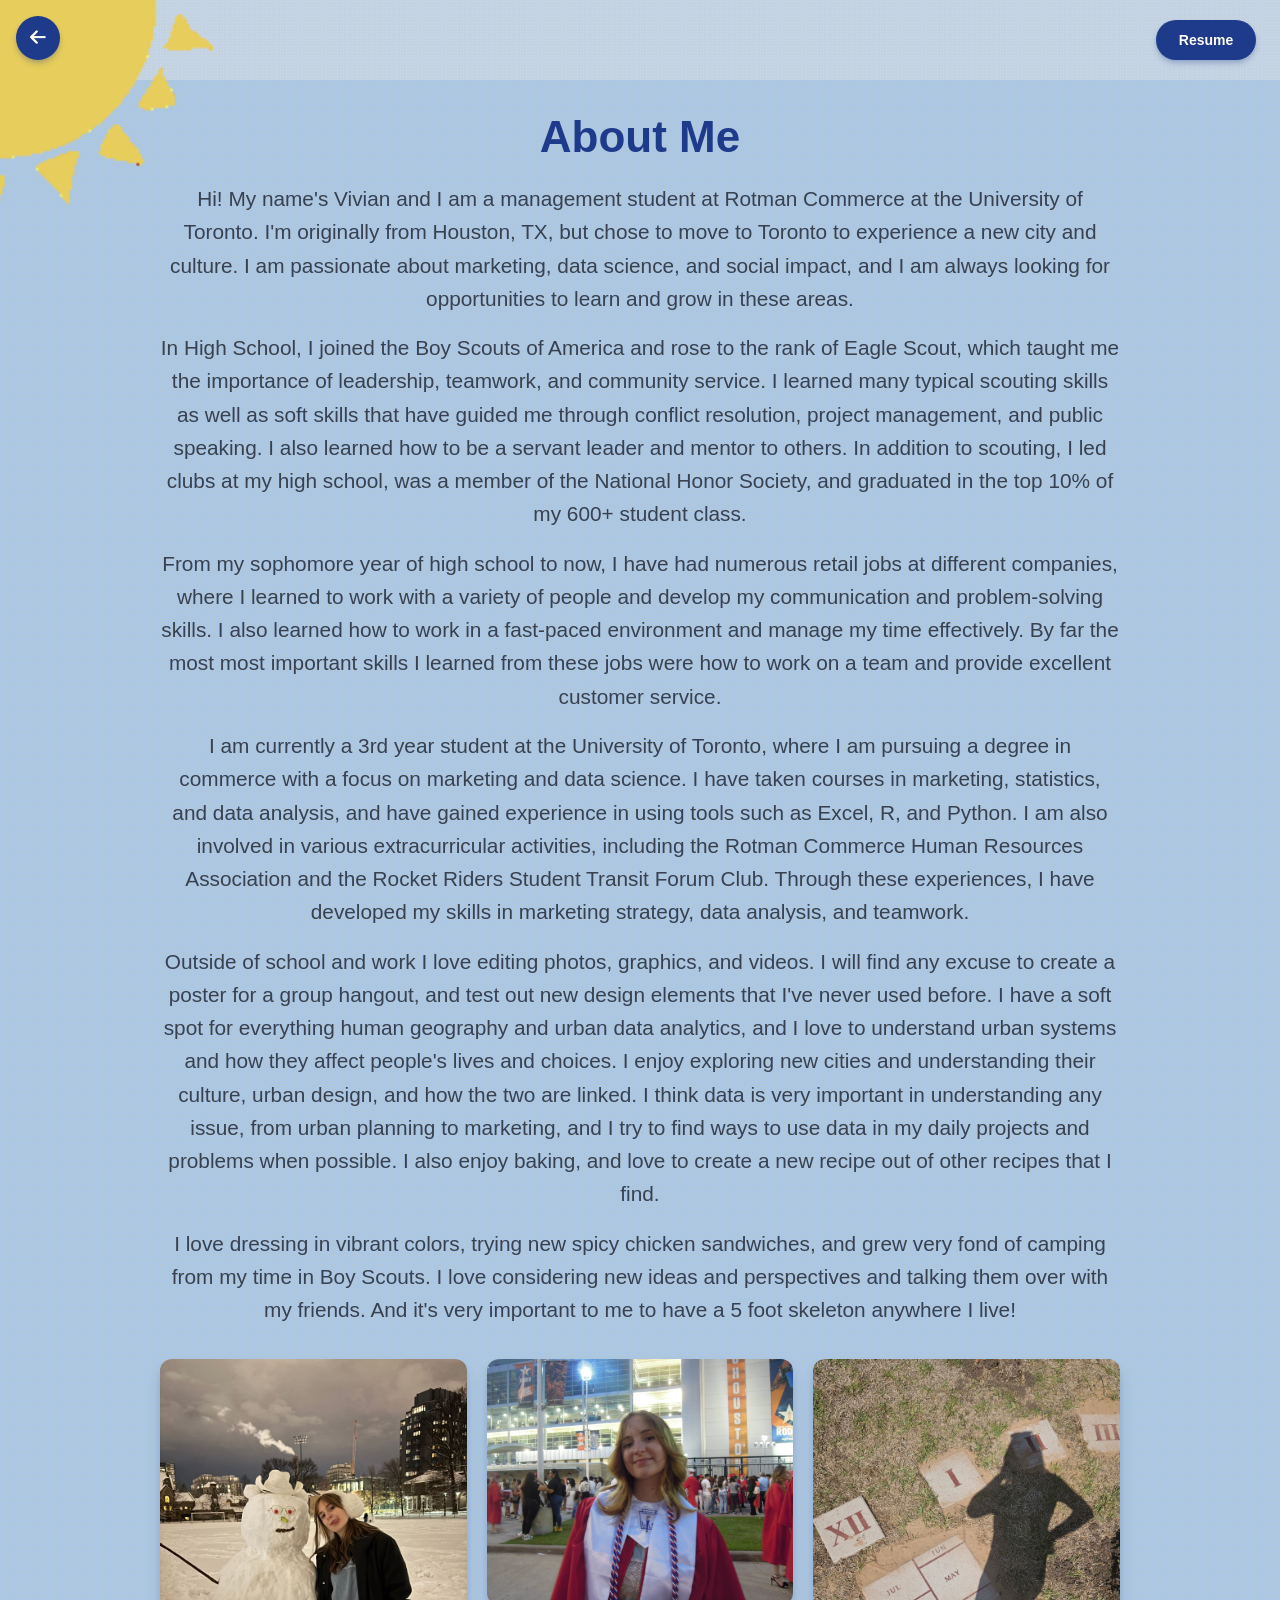
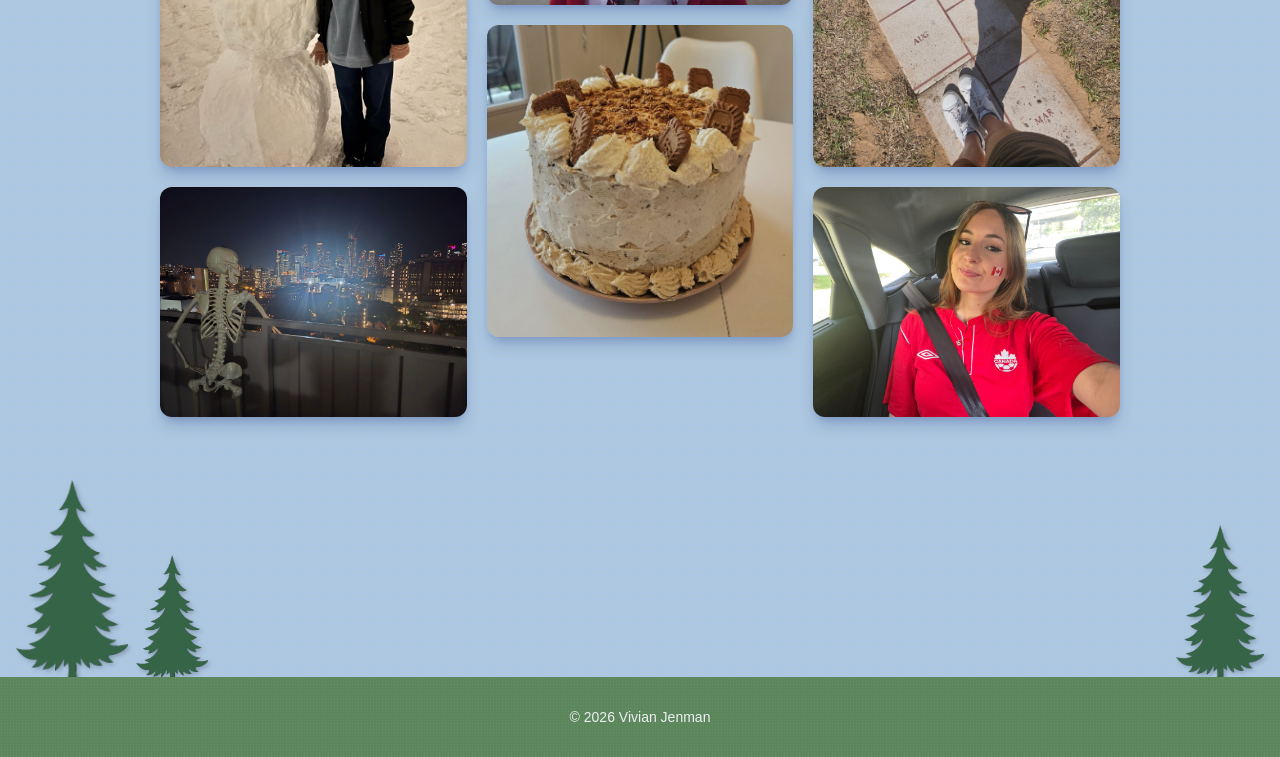
<file: about.html>
<!DOCTYPE html>
<html lang="en">
<head>
  <script async src="https://www.googletagmanager.com/gtm.js?id=GTM-WLWVP2XR"></script>
  <script>
    window.dataLayer = window.dataLayer || [];
    function gtag(){dataLayer.push(arguments);}
    gtag('js', new Date());
  </script>
  <meta charset="UTF-8">
  <meta name="viewport" content="width=device-width, initial-scale=1.0">
  <link rel="icon" type="image/jpeg" href="elements/pixelated.jpg">
  <title>Vivian Jenman - About Me</title>
  
  <!-- Font Awesome Icons -->
  <link rel="stylesheet" href="https://cdnjs.cloudflare.com/ajax/libs/font-awesome/6.4.0/css/all.min.css">
  
  <!-- Link to External Stylesheet -->
  <link rel="stylesheet" href="index.css">
</head>
<body class="sky-bg">
  <div class="sun-decoration" aria-hidden="true">
    <img src="elements/sungif%20(2).gif" alt="">
  </div>

  <a href="index.html" class="back-btn" aria-label="Back to portfolio">
    <i class="fa-solid fa-arrow-left" aria-hidden="true"></i>
  </a>

  <nav class="top-nav" aria-label="Main navigation">
    <a href="resume.html" class="nav-btn">Resume</a>
  </nav>

  <main class="about-section">
    <h1 class="resume-title about-title">About Me</h1>
    <p class="about-paragraph">
      Hi! My name's Vivian and I am a management student at Rotman Commerce at the University of Toronto. I'm originally from Houston, TX, but chose to move to Toronto to experience a new city and culture. I am passionate about marketing, data science, and social impact, and I am always looking for opportunities to learn and grow in these areas.
    </p>
    <p class="about-paragraph">
      In High School, I joined the Boy Scouts of America and rose to the rank of Eagle Scout, which taught me the importance of leadership, teamwork, and community service. I learned many typical scouting skills as well as soft skills that have guided me through conflict resolution, project management, and public speaking. I also learned how to be a servant leader and mentor to others. In addition to scouting, I led clubs at my high school, was a member of the National Honor Society, and graduated in the top 10% of my 600+ student class. 
    </p>
    <p class="about-paragraph">
      From my sophomore year of high school to now, I have had numerous retail jobs at different companies, where I learned to work with a variety of people and develop my communication and problem-solving skills. I also learned how to work in a fast-paced environment and manage my time effectively. By far the most most important skills I learned from these jobs were how to work on a team and provide excellent customer service.
    </p>
    <p class="about-paragraph">
      I am currently a 3rd year student at the University of Toronto, where I am pursuing a degree in commerce with a focus on marketing and data science. I have taken courses in marketing, statistics, and data analysis, and have gained experience in using tools such as Excel, R, and Python. I am also involved in various extracurricular activities, including the Rotman Commerce Human Resources Association and the Rocket Riders Student Transit Forum Club. Through these experiences, I have developed my skills in marketing strategy, data analysis, and teamwork.
    </p>
    <p class="about-paragraph">
      Outside of school and work I love editing photos, graphics, and videos. I will find any excuse to create a poster for a group hangout, and test out new design elements that I've never used before. I have a soft spot for everything human geography and urban data analytics, and I love to understand urban systems and how they affect people's lives and choices. I enjoy exploring new cities and understanding their culture, urban design, and how the two are linked. I think data is very important in understanding any issue, from urban planning to marketing, and I try to find ways to use data in my daily projects and problems when possible. I also enjoy baking, and love to create a new recipe out of other recipes that I find.
    </p>
    <p class="about-paragraph">
      I love dressing in vibrant colors, trying new spicy chicken sandwiches, and grew very fond of camping from my time in Boy Scouts. I love considering new ideas and perspectives and talking them over with my friends. And it's very important to me to have a 5 foot skeleton anywhere I live!
    </p>
    <div class="about-gallery" aria-label="Photos from Vivian's life">
      <div class="about-gallery-column">
        <img src="elements/snowman.jpg" alt="Vivian with a snowman">
        <img src="elements/skeleton.jpg" alt="Vivian's skeleton decoration">
      </div>
      <div class="about-gallery-column">
        <img src="elements/graduationphoto.JPG" alt="Vivian's graduation photo">
        <img src="elements/cake.jpg" alt="A cake Vivian made">
      </div>
      <div class="about-gallery-column">
        <img src="elements/bsa.jpg" alt="Vivian participating in Boy Scouts">
        <img src="elements/worldcup.jpg" alt="Vivian at the World Cup">
      </div>
    </div>
  </main>
  <footer class="footer">
    <p>&copy; <span id="year"></span> Vivian Jenman</p>
  </footer>
    <script src="index.js"></script>
</body>
</html>
</file>
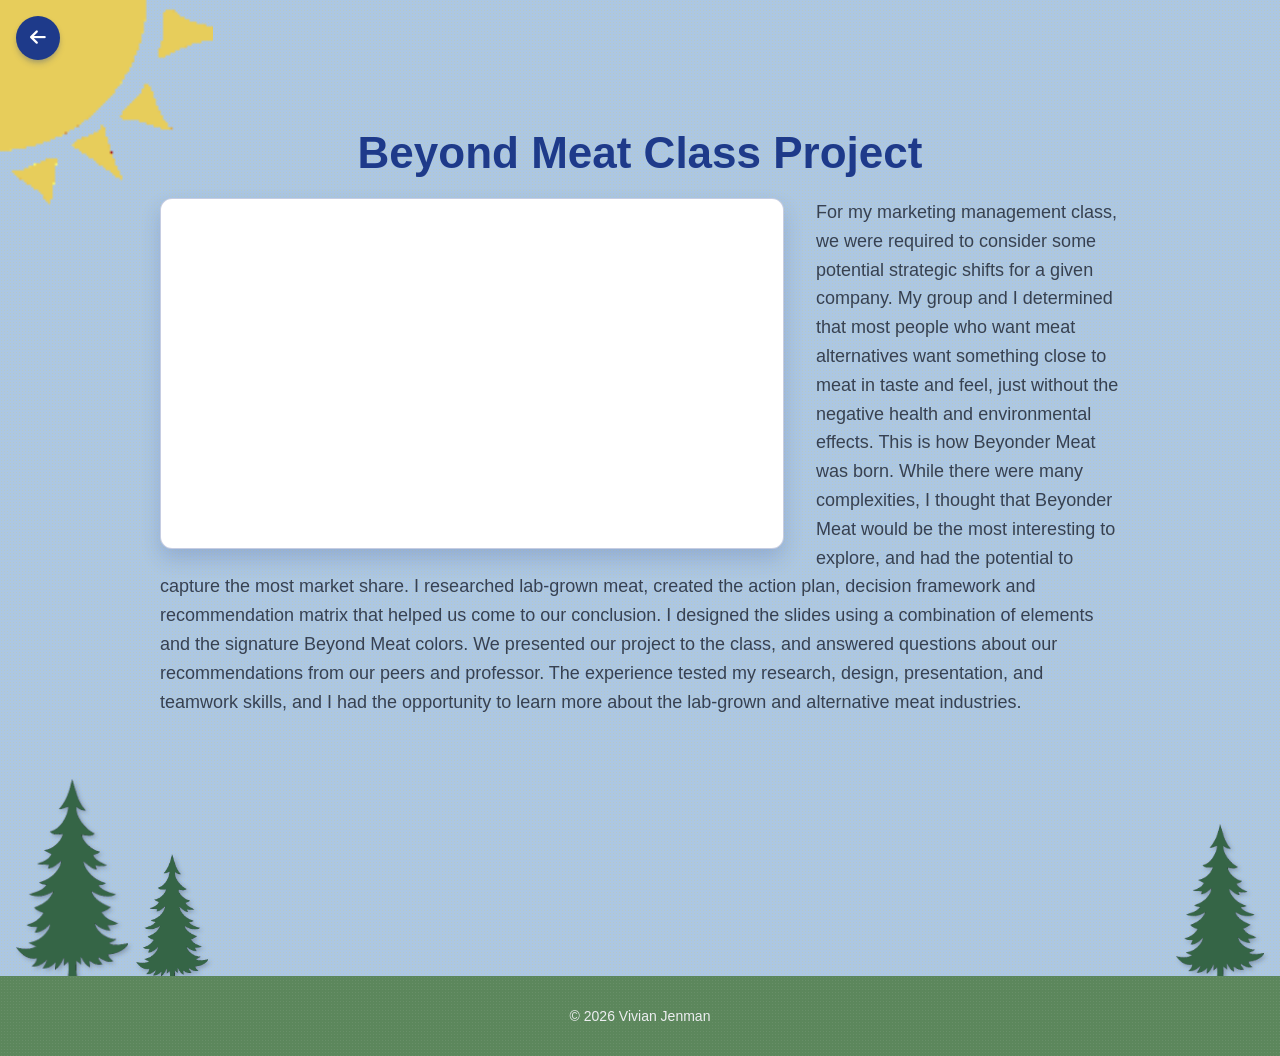
<file: beyondmeat.html>
<!DOCTYPE html>
<html lang="en">
<head>
  <script async src="https://www.googletagmanager.com/gtm.js?id=GTM-WLWVP2XR"></script>
  <script>
    window.dataLayer = window.dataLayer || [];
    function gtag(){dataLayer.push(arguments);}
    gtag('js', new Date());
  </script>
  <meta charset="UTF-8">
  <meta name="viewport" content="width=device-width, initial-scale=1.0">
  <link rel="icon" type="image/jpeg" href="elements/pixelated.jpg">
  <title>Beyond Meat Class Project</title>
  
  <!-- Font Awesome Icons -->
  <link rel="stylesheet" href="https://cdnjs.cloudflare.com/ajax/libs/font-awesome/6.4.0/css/all.min.css">
  
  <!-- Link to External Stylesheet -->
  <link rel="stylesheet" href="index.css">
</head>
<body class="sky-bg">
  <div class="sun-decoration" aria-hidden="true">
    <img src="elements/sungif%20(2).gif" alt="">
  </div>

  <a href="index.html" class="back-btn" aria-label="Back to portfolio">
    <i class="fa-solid fa-arrow-left" aria-hidden="true"></i>
  </a>

  <main class="resume-section">
    <h1 class="resume-title">Beyond Meat Class Project</h1>
    <div class="beyondmeat-content">
      <div class="beyondmeat-viewer">
        <iframe
          src="350presentation.pdf#toolbar=1&navpanes=0"
          title="Beyond Meat class project presentation"
          loading="lazy">
          <p>Can’t display PDF. <a href="350presentation.pdf">Open the presentation</a>.</p>
        </iframe>
      </div>
      <p class="beyondmeat-description">
        For my marketing management class, we were required to consider some potential strategic shifts for a given company. My group and I determined that most people who want meat alternatives want something close to meat in taste and feel, just without the negative health and environmental effects. This is how Beyonder Meat was born. While there were many complexities, I thought that Beyonder Meat would be the most interesting to explore, and had the potential to capture the most market share. I researched lab-grown meat, created the action plan, decision framework and recommendation matrix that helped us come to our conclusion. I designed the slides using a combination of elements and the signature Beyond Meat colors. We presented our project to the class, and answered questions about our recommendations from our peers and professor. The experience tested my research, design, presentation, and teamwork skills, and I had the opportunity to learn more about the lab-grown and alternative meat industries.
      </p>
    </div>
  </main>
  <footer class="footer">
    <p>&copy; <span id="year"></span> Vivian Jenman</p>
  </footer>
    <script src="index.js"></script>
</body>
</html>
</file>
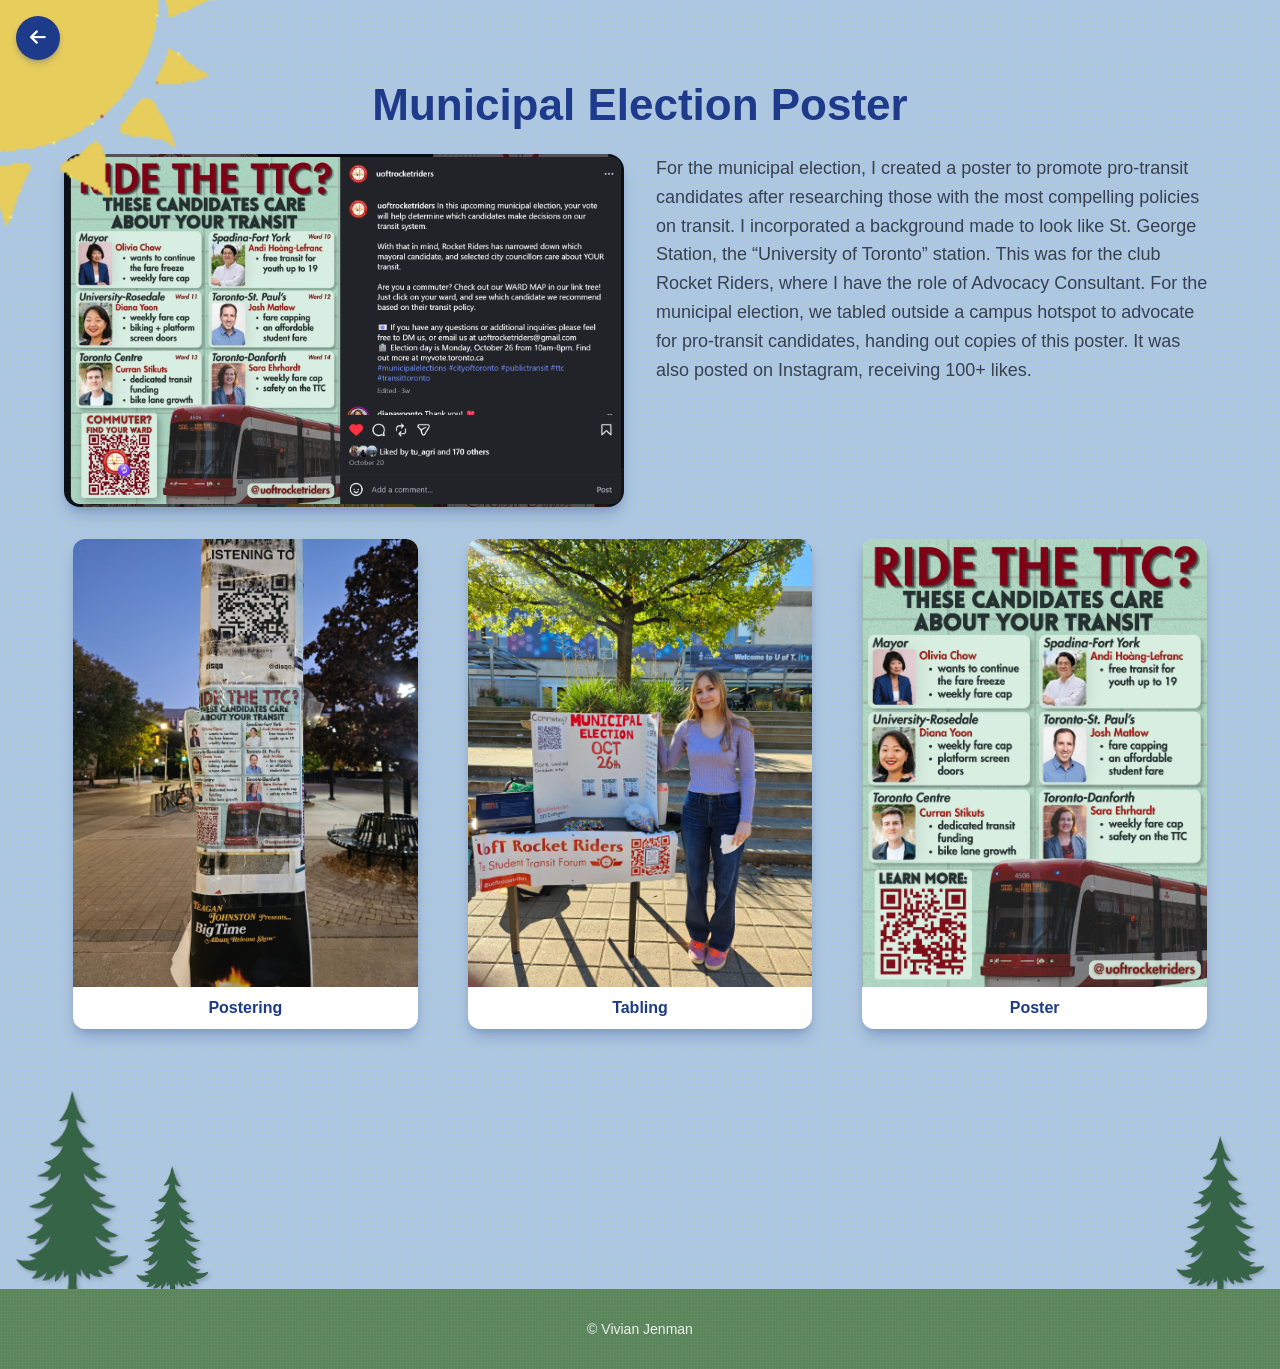
<file: poster.html>
<!DOCTYPE html>
<html lang="en">
<head>
  <script async src="https://www.googletagmanager.com/gtm.js?id=GTM-WLWVP2XR"></script>
  <script>
    window.dataLayer = window.dataLayer || [];
    function gtag(){dataLayer.push(arguments);}
    gtag('js', new Date());
  </script>
  <meta charset="UTF-8">
  <meta name="viewport" content="width=device-width, initial-scale=1.0">
  <link rel="icon" type="image/jpeg" href="elements/pixelated.jpg">
  <title>Municipal Election Poster</title>
  
  <!-- Font Awesome Icons -->
  <link rel="stylesheet" href="https://cdnjs.cloudflare.com/ajax/libs/font-awesome/6.4.0/css/all.min.css">
  
  <!-- Link to External Stylesheet -->
  <link rel="stylesheet" href="index.css">
</head>
<body class="sky-bg">
  <div class="sun-decoration" aria-hidden="true">
    <img src="elements/sungif%20(2).gif" alt="">
  </div>

  <a href="index.html" class="back-btn" aria-label="Back to portfolio">
    <i class="fa-solid fa-arrow-left" aria-hidden="true"></i>
  </a>

  <main class="social-feature-section">
    <h1 class="social-feature-title">Municipal Election Poster</h1>
    <div class="social-feature-content">
      <a
        class="social-instagram-link"
        href="https://www.instagram.com/p/DevJCGzBx7e/"
        target="_blank"
        rel="noopener noreferrer">
        <img src="elements/rrigpost.png" alt="Rocket Riders municipal election transit advocacy poster">
      </a>
      <p class="social-feature-description">
        For the municipal election, I created a poster to promote pro-transit candidates after researching those with the most compelling policies on transit. I incorporated a background made to look like St. George Station, the “University of Toronto” station. This was for the club Rocket Riders, where I have the role of Advocacy Consultant. For the municipal election, we tabled outside a campus hotspot to advocate for pro-transit candidates, handing out copies of this poster. It was also posted on Instagram, receiving 100+ likes.
      </p>
      <div class="poster-supporting-images">
        <figure>
          <img src="elements/posteronpillar.png" alt="Rocket Riders election poster displayed on a pillar">
          <figcaption>Postering</figcaption>
        </figure>
        <figure>
          <img src="elements/tabling.png" alt="Rocket Riders tabling on campus during the municipal election">
          <figcaption>Tabling</figcaption>
        </figure>
        <figure>
          <img src="elements/rrposter.png" alt="Rocket Riders municipal election transit advocacy poster">
          <figcaption>Poster</figcaption>
        </figure>
      </div>
    </div>
  </main>
  <footer class="footer">
    <p>&copy; <span id="year"></span> Vivian Jenman</p>
  </footer>
</body>
</html>
</file>
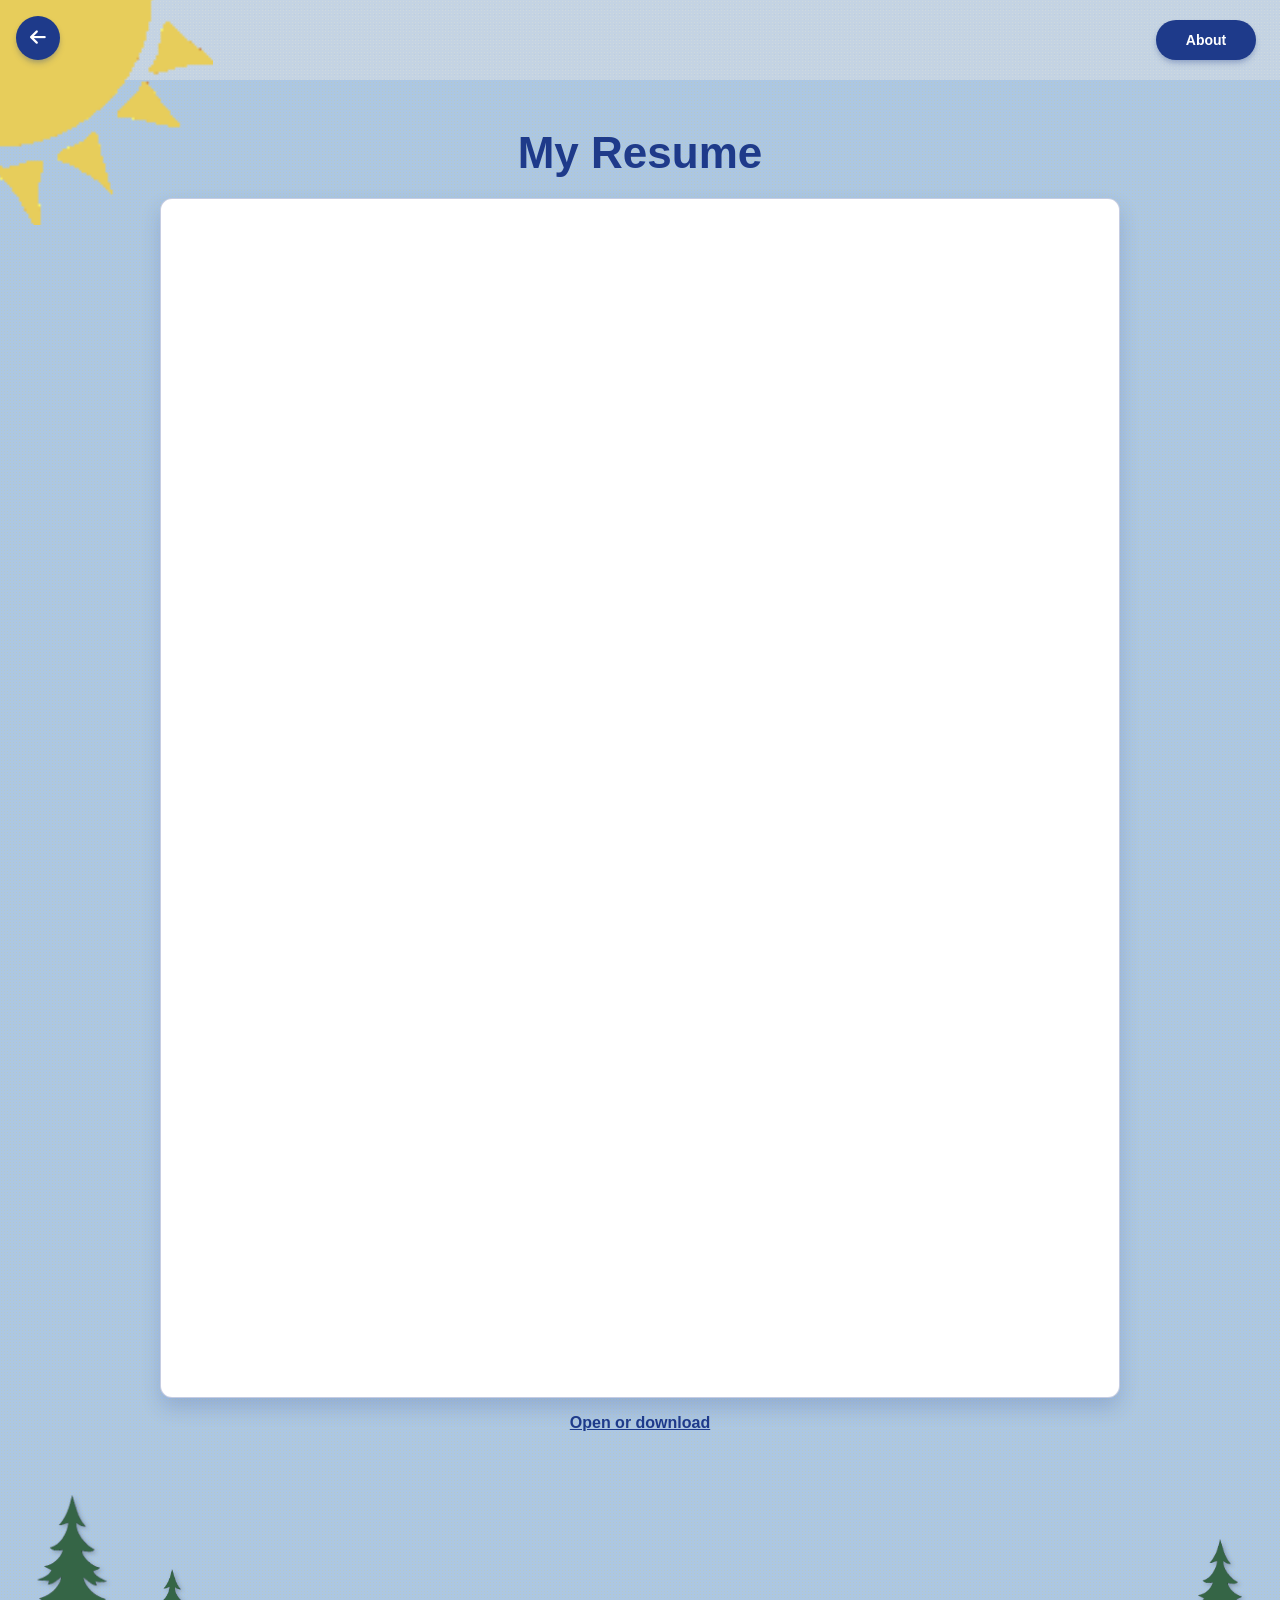
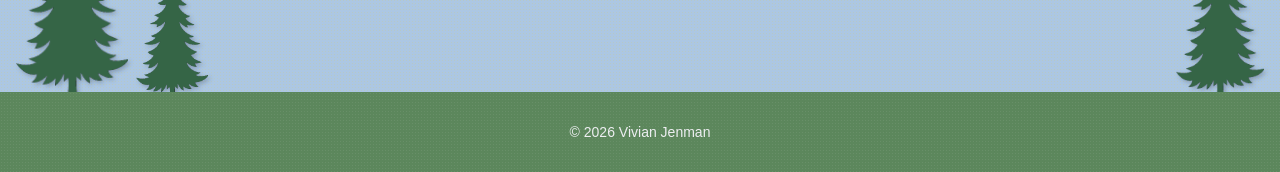
<file: resume.html>
<!DOCTYPE html>
<html lang="en">
<head>
  <script async src="https://www.googletagmanager.com/gtm.js?id=GTM-WLWVP2XR"></script>
  <script>
    window.dataLayer = window.dataLayer || [];
    function gtag(){dataLayer.push(arguments);}
    gtag('js', new Date());
  </script>
  <meta charset="UTF-8">
  <meta name="viewport" content="width=device-width, initial-scale=1.0">
  <link rel="icon" type="image/jpeg" href="elements/pixelated.jpg">
  <title>Vivian Jenman - Resume</title>
  
  <!-- Font Awesome Icons -->
  <link rel="stylesheet" href="https://cdnjs.cloudflare.com/ajax/libs/font-awesome/6.4.0/css/all.min.css">
  
  <!-- Link to External Stylesheet -->
  <link rel="stylesheet" href="index.css">
</head>
<body class="sky-bg">
  <div class="sun-decoration" aria-hidden="true">
    <img src="elements/sungif%20(2).gif" alt="">
  </div>

  <a href="index.html" class="back-btn" aria-label="Back to portfolio">
    <i class="fa-solid fa-arrow-left" aria-hidden="true"></i>
  </a>

  <nav class="top-nav" aria-label="Main navigation">
    <a href="about.html" class="nav-btn">About</a>
  </nav>

  <main class="resume-section">
    <h1 class="resume-title">My Resume</h1>
    <div class="resume-viewer">
      <iframe
        src="Resume.pdf#toolbar=1&navpanes=0"
        title="Vivian Jenman's resume"
        loading="lazy">
        <p>Can’t display PDF<a href="Resume.pdf">Open resume</a>.</p>
      </iframe>
    </div>
    <p class="resume-link">
      <a href="Resume.pdf" target="_blank" rel="noopener">Open or download</a>
    </p>
  </main>
  <footer class="footer">
    <p>&copy; <span id="year"></span> Vivian Jenman</p>
  </footer>
    <script src="index.js"></script>
</body>
</html>
</file>
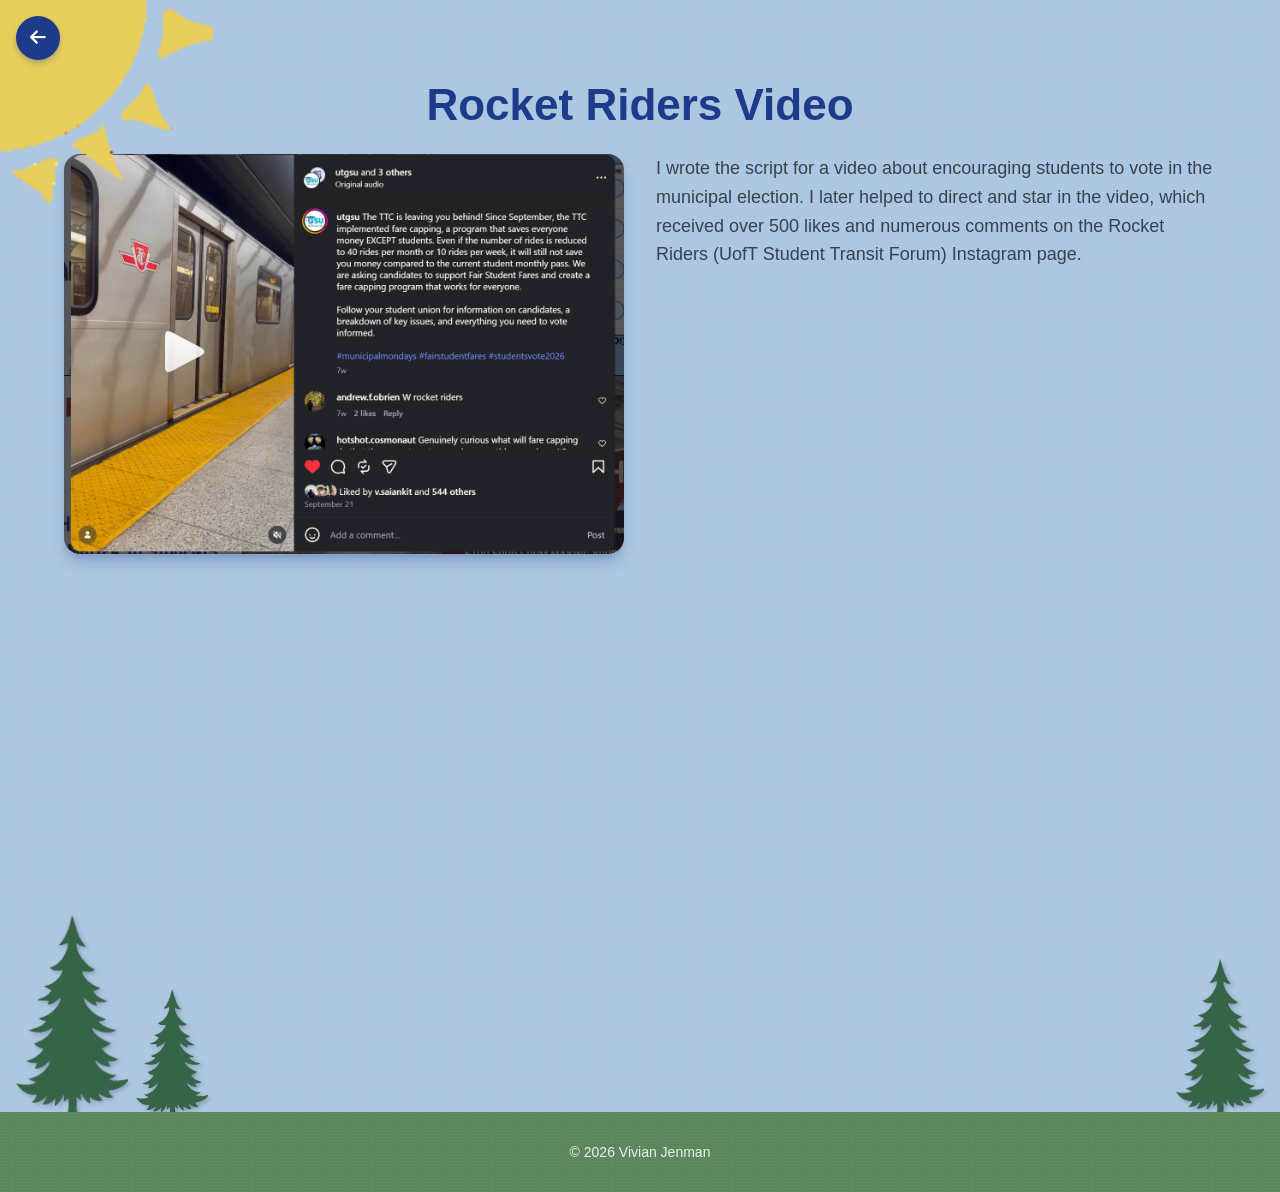
<file: video.html>
<!DOCTYPE html>
<html lang="en">
<head>
  <script async src="https://www.googletagmanager.com/gtm.js?id=GTM-WLWVP2XR"></script>
  <script>
    window.dataLayer = window.dataLayer || [];
    function gtag(){dataLayer.push(arguments);}
    gtag('js', new Date());
  </script>
  <meta charset="UTF-8">
  <meta name="viewport" content="width=device-width, initial-scale=1.0">
  <link rel="icon" type="image/jpeg" href="elements/pixelated.jpg">
  <title>Rocket Riders Video</title>
  
  <!-- Font Awesome Icons -->
  <link rel="stylesheet" href="https://cdnjs.cloudflare.com/ajax/libs/font-awesome/6.4.0/css/all.min.css">
  
  <!-- Link to External Stylesheet -->
  <link rel="stylesheet" href="index.css">
</head>
<body class="sky-bg">
  <div class="sun-decoration" aria-hidden="true">
    <img src="elements/sungif%20(2).gif" alt="">
  </div>

  <a href="index.html" class="back-btn" aria-label="Back to portfolio">
    <i class="fa-solid fa-arrow-left" aria-hidden="true"></i>
  </a>

  <main class="social-feature-section">
    <h1 class="social-feature-title">Rocket Riders Video</h1>
    <div class="social-feature-content">
      <a
        class="social-instagram-link"
        href="https://www.instagram.com/p/DdkBiFGhFRN/"
        target="_blank"
        rel="noopener noreferrer">
        <img src="elements/rrigvideo.png" alt="Rocket Riders Instagram video about student transit fares">
      </a>
      <p class="social-feature-description">
        I wrote the script for a video about encouraging students to vote in the municipal election. I later helped to direct and star in the video, which received over 500 likes and numerous comments on the Rocket Riders (UofT Student Transit Forum) Instagram page.
      </p>
    </div>
  </main>
  <footer class="footer">
    <p>&copy; <span id="year"></span> Vivian Jenman</p>
  </footer>
    <script src="index.js"></script>
</body>
</html>
</file>
<file: index.css>
/* Custom Reset & Base Styles */
* {
  margin: 0;
  padding: 0;
  box-sizing: border-box;
}

body {
  font-family: Tahoma, Geneva, Verdana, sans-serif;
  color: #111827;
  background-color: #acc7e3; /* Light sky blue background */
  background-image:
    radial-gradient(rgba(255, 207, 0, 0.12) 0.6px, transparent 0.05px),
    radial-gradient(rgba(255, 207, 0, 0.04) 0.6px, transparent 0.05px);
  background-size: 3px 3px, 5px 5px;
  background-position: 0 0, 2px 2px;
  min-height: 100vh;
}

.sky-bg {
  background-color: #acc7e3;
}

.sun-decoration {
  position: absolute;
  top: 0;
  left: 0;
  z-index: 61;
  width: min(23.7vh, 50vw);
  aspect-ratio: 2349 / 2479;
  overflow: hidden;
  pointer-events: none;
}

.sun-decoration img {
  opacity: 100%;
  filter: saturate(55%);
  position: absolute;
  bottom: 0;
  right: 0;
  width: 200%;
  height: 200%;
  max-width: none;
  object-fit: cover;
  transform: scale(1.6);
}

/* Top Right Navigation */
.top-nav {
  position: absolute;
  top: 0;
  right: 0;
  left: 0;
  z-index: 60;
  display: flex;
  justify-content: flex-end;
  align-items: center;
  gap: 1rem;
  height: 5rem;
  padding: 0 1.5rem;
}

.top-nav::before {
  content: "";
  position: absolute;
  top: 0;
  right: 0;
  left: 0;
  height: 5rem;
  z-index: -1;
  background-color: rgba(210, 219, 227, 0.65);
  background-image:
    radial-gradient(rgba(255, 255, 255, 0.12) 0.6px, transparent 0.05px),
    radial-gradient(rgba(30, 58, 138, 0.04) 0.6px, transparent 0.05px);
  background-size: 3px 3px, 5px 5px;
  background-position: 0 0, 2px 2px;
}

.nav-btn {
  position: relative;
  z-index: 1;
  display: inline-flex;
  align-items: center;
  justify-content: center;
  width: 100px;
  height: 40px;
  background-color: #1e3a8a; /* Navy blue */
  color: #ffffff;
  font-weight: bold;
  font-size: 0.875rem;
  text-decoration: none;
  border-radius: 9999px;
  box-shadow: 0 4px 6px -1px rgba(30, 58, 138, 0.25), 0 2px 4px -1px rgba(30, 58, 138, 0.15);
  transition: transform 0.2s ease, box-shadow 0.2s ease;
}

.back-btn {
  position: absolute;
  top: 1rem;
  left: 1rem;
  z-index: 62;
  display: inline-flex;
  align-items: center;
  justify-content: center;
  width: 44px;
  height: 44px;
  border-radius: 50%;
  background-color: #1e3a8a;
  color: #ffffff;
  font-size: 1.125rem;
  text-decoration: none;
  box-shadow: 0 4px 6px -1px rgba(30, 58, 138, 0.25), 0 2px 4px -1px rgba(30, 58, 138, 0.15);
  transition: transform 0.2s ease, box-shadow 0.2s ease;
}

.back-btn:hover {
  transform: translateY(-3px);
  box-shadow: 0 10px 15px -3px rgba(30, 58, 138, 0.35), 0 4px 6px -2px rgba(30, 58, 138, 0.2);
}

/* Title Section */
.titlecard {
  position: relative;
  padding-top: 8rem;
  padding-bottom: 2rem;
  padding-left: 1.5rem;
  padding-right: 1.5rem;
}

.titlecontainer {
  max-width: 42rem; /* Reduced width (~2/3 size) */
  margin-left: auto;
  margin-right: auto;
  padding: 1.5rem;
  display: flex;
  flex-direction: column;
  gap: 1.5rem;
  align-items: center;
  justify-content: center;
  border-radius: 1.25rem;
  background-color: #d2dbe3;
  background-image:
    radial-gradient(rgba(255, 255, 255, 0.12) 0.6px, transparent 0.05px),
    radial-gradient(rgba(30, 58, 138, 0.04) 0.6px, transparent 0.05px);
  background-size: 3px 3px, 5px 5px;
  background-position: 0 0, 2px 2px;
}

@media (min-width: 640px) {
  .titlecontainer {
    max-width: 50rem;
    padding: 2rem;
    flex-direction: row;
    align-items: stretch;
  }
}

/* 4x3 Vertical Profile Image */
.profile-img-wrapper {
  width: 13rem;
  aspect-ratio: 3 / 4;
  flex-shrink: 0;
  border-radius: 1rem;
  overflow: hidden;
  box-shadow: 0 10px 15px -3px rgba(0, 0, 0, 0.15), 0 4px 6px -2px rgba(0, 0, 0, 0.05);
}

@media (min-width: 640px) {
  .profile-img-wrapper {
    width: 15rem;
  }
}

.profile-img {
  width: 100%;
  height: 100%;
  object-fit: cover;
}

/* Profile Info Container */
.profile-info {
  display: flex;
  flex-direction: column;
  justify-content: space-between;
  text-align: center;
  padding-top: 0.25rem;
  padding-bottom: 0.25rem;
}

@media (min-width: 640px) {
  .profile-info {
    text-align: left;
  }
}

.profile-name {
  position: relative;
  z-index: 62;
  font-size: 3.75rem;
  font-weight: 800;
  color: #1e3a8a;
  line-height: 1.1;
  margin-bottom: 0.75rem;
}

.profile-bio {
  color: #374151;
  font-size: 1.5rem;
  line-height: 1.5;
  max-width: 26rem;
}

/* Contact Buttons */
.contact-buttons {
  display: flex;
  gap: 1.5rem;
  justify-content: center;
  margin-top: 1.5rem;
}

@media (min-width: 640px) {
  .contact-buttons {
    justify-content: flex-start;
    margin-top: 0;
  }
}

.contact-btn {
  display: flex;
  align-items: center;
  justify-content: center;
  width: 52px;
  height: 52px;
  background-color: #1e3a8a;
  color: #ffffff;
  border-radius: 0.5rem;
  text-decoration: none;
  box-shadow: 0 4px 6px -1px rgba(30, 58, 138, 0.25), 0 2px 4px -1px rgba(30, 58, 138, 0.15);
  transition: transform 0.2s ease, box-shadow 0.2s ease;
}

.top-nav .nav-btn:hover,
.contact-btn:hover {
  transform: translateY(-3px);
  box-shadow: 0 10px 15px -3px rgba(30, 58, 138, 0.35), 0 4px 6px -2px rgba(30, 58, 138, 0.2);
}

.contact-btn i {
  font-size: 1.375rem;
}

/* Projects Section */
.projects-section {
  padding-top: 1rem;
  padding-bottom: 4rem;
  padding-left: 1.5rem;
  padding-right: 1.5rem;
}

.projects-container {
  max-width: 72rem;
  margin-left: auto;
  margin-right: auto;
  text-align: center;
}

.projects-title {
  position: relative;
  z-index: 62;
  font-size: 2.5rem;
  font-weight: 700;
  color: #1e3a8a;
  margin-top: 4rem;
  margin-bottom: 1.5rem;
  text-align: center;
  display: inline-flex;
  align-items: center;
  justify-content: center;
  background-color: rgb(208, 234, 255); /* Navy blue */
  font-weight: bold;
  text-decoration: none;
  border-radius: 0.65rem;
  box-shadow: 0 4px 6px -1px rgba(30, 58, 138, 0.25), 0 2px 4px -1px rgba(30, 58, 138, 0.15);
  transition: transform 0.2s ease, box-shadow 0.2s ease;
  padding: 0.5rem 1.5rem;
}

/* Three-column project grid */
.projects-grid {
  display: grid;
  grid-template-columns: 1fr;
  gap: 1.5rem;
  width: 100%;
  max-width: 60rem;
  margin-left: auto;
  margin-right: auto;
}

@media (min-width: 640px) {
  .projects-grid {
    grid-template-columns: repeat(2, 1fr);
  }
}

@media (min-width: 1024px) {
  .projects-grid {
    grid-template-columns: repeat(3, 1fr);
  }
}

/* Project Card (4x3 Aspect Ratio) */
.project-card {
  display: flex;
  flex-direction: column;
  background-color: #1e3a8a;
  border-radius: 1rem;
  overflow: hidden;
  text-decoration: none;
  aspect-ratio: 3 / 4;
  box-shadow: 0 10px 15px -3px rgba(30, 58, 138, 0.25), 0 4px 6px -2px rgba(30, 58, 138, 0.15);
  transition: transform 0.2s ease, box-shadow 0.2s ease;
}

.project-card:hover {
  transform: translateY(-5px);
  box-shadow: 0 20px 25px -5px rgba(30, 58, 138, 0.35), 0 10px 10px -5px rgba(30, 58, 138, 0.2);
}

.project-img-wrapper {
  height: 75%;
  width: 100%;
  overflow: hidden;
  background-color: #3b82f6;
}

.project-img-wrapper-video {
  height: 75%;
  width: 100%;
  overflow: hidden;
  background-color: #3b82f6;
}

.project-imgrrvideo {
  width: 100%;
  height: 100%;
  object-fit: cover;
  object-position: center 70%;
}

.project-card:hover .project-img-wrapper-video {
  transform: scale(1.05);
}

.project-img {
  width: 100%;
  height: 100%;
  object-fit: cover;
  transition: transform 0.3s ease;
}

.project-imgrrposter {
  width: 100%;
  height: 100%;
  object-fit: cover;
  transition: transform 0.3s ease;
  object-position: center 5%;
}

.project-imgtoronto {
  width: 100%;
  height: 100%;
  object-fit: cover;
  object-position: center 52%;
  transform: scale(1.55);
  transition: transform 0.3s ease;
}

.project-card:hover .project-imgtoronto {
  transform: scale(1.60);
}

.project-imgbeyondmeat {
  width: 100%;
  height: 100%;
  object-fit: cover;
  transition: transform 0.3s ease;
  object-position: center 5%;
}

.project-card:hover .project-img {
  transform: scale(1.05);
}

.project-title-bar {
  height: 25%;
  width: 100%;
  display: flex;
  align-items: center;
  justify-content: center;
  padding-left: 1rem;
  padding-right: 1rem;
  background-color: #1e3a8a;
  color: #ffffff;
  text-align: center;
}

.project-title-bar h3 {
  font-size: 1rem;
  font-weight: 600;
  line-height: 1.25;
}

/* Footer */
.footer {
  position: relative;
  isolation: isolate;
  margin-top: 13.25rem;
  padding-top: 2rem;
  padding-bottom: 2rem;
  text-align: center;
  color: #edeef1;
  font-size: 0.875rem;
  background: transparent;
}

.footer::before {
  content: "";
  position: absolute;
  z-index: -1;
  right: 0;
  bottom: 100%;
  left: 0;
  height: 14rem;
  transform: translateY(0.75rem);
  filter: drop-shadow(2px 2px 2px rgba(17, 24, 39, 0.25));
  background-image:
    url("elements/treegreen.png"),
    url("elements/treegreen.png"),
    url("elements/treegreen.png");
  background-repeat: no-repeat;
  background-position: left 1rem bottom, left 8.5rem bottom, right 1rem bottom;
  background-size: 7rem auto, 4.5rem auto, 5.5rem auto;
  pointer-events: none;
}

.footer::after {
  content: "";
  position: absolute;
  z-index: 0;
  inset: 0;
  background-color: #5c875c;
  background-image:
    radial-gradient(rgba(255, 255, 255, 0.07) 0.6px, transparent 0.05px),
    radial-gradient(rgba(17, 24, 39, 0.02) 0.6px, transparent 0.05px);
  background-size: 3px 3px, 5px 5px;
  background-position: 0 0, 2px 2px;
  pointer-events: none;
}

.footer > * {
  position: relative;
  z-index: 1;
  pointer-events: none;
}

/* Resume PDF Viewer */
.resume-section {
  width: min(100% - 3rem, 60rem);
  margin: 0 auto;
  padding: 8rem 0 3rem;
}

.resume-title {
  position: relative;
  z-index: 62;
  margin-bottom: 1.25rem;
  color: #1e3a8a;
  font-size: 2.75rem;
  text-align: center;
}

.resume-viewer {
  aspect-ratio: 4 / 5;
  overflow: hidden;
  border: 1px solid rgba(30, 58, 138, 0.25);
  border-radius: 0.75rem;
  background-color: #ffffff;
  box-shadow: 0 10px 20px rgba(30, 58, 138, 0.18);
}

.resume-viewer iframe {
  display: block;
  width: 100%;
  height: 100%;
  border: 0;
}

.resume-link {
  margin-top: 1rem;
  text-align: center;
}

.resume-link a {
  color: #1e3a8a;
  font-weight: bold;
}

.beyondmeat-content {
  display: flow-root;
}

.beyondmeat-viewer {
  float: left;
  width: 65%;
  margin: 0 2rem 1rem 0;
  aspect-ratio: 16 / 9;
  overflow: hidden;
  border: 1px solid rgba(30, 58, 138, 0.25);
  border-radius: 0.75rem;
  background-color: #ffffff;
  box-shadow: 0 10px 20px rgba(30, 58, 138, 0.18);
}

.beyondmeat-viewer iframe {
  display: block;
  width: 100%;
  height: 100%;
  border: 0;
}

.beyondmeat-description {
  color: #374151;
  font-size: 1.125rem;
  line-height: 1.6;
}

.about-section {
  display: flex;
  flex-direction: column;
  justify-content: center;
  width: 75%;
  min-height: calc(100vh - 5rem);
  margin: 0 auto;
  padding: 7rem 0 3rem;
}

.about-title {
  font-size: 2.75rem;
}

.about-paragraph {
  color: #374151;
  font-size: clamp(1.1rem, 1.7vw, 1.3rem);
  line-height: 1.6;
  text-align: center;
}

.about-paragraph + .about-paragraph {
  margin-top: 1rem;
}

.about-gallery {
  display: grid;
  grid-template-columns: repeat(3, minmax(0, 1fr));
  gap: 1.25rem;
  width: 100%;
  margin-top: 2rem;
}

.about-gallery-column {
  display: flex;
  flex-direction: column;
  gap: 1.25rem;
  min-width: 0;
}

.about-gallery img {
  display: block;
  width: 100%;
  height: auto;
  border-radius: 0.75rem;
  box-shadow: 0 10px 15px -3px rgba(30, 58, 138, 0.25), 0 4px 6px -2px rgba(30, 58, 138, 0.15);
}

/* Social media project pages */
.social-feature-section {
  width: min(100% - 3rem, 72rem);
  min-height: 100vh;
  margin: 0 auto;
  padding: 5rem 0 3rem;
}

.social-feature-title {
  position: relative;
  z-index: 62;
  margin-bottom: 1.5rem;
  color: #1e3a8a;
  font-size: 2.75rem;
  text-align: center;
}

.social-feature-content {
  display: grid;
  grid-template-columns: repeat(2, minmax(0, 1fr));
  align-items: start;
  gap: 2rem;
}

.social-instagram-link {
  display: block;
  overflow: hidden;
  border-radius: 1rem;
  box-shadow: 0 10px 15px -3px rgba(30, 58, 138, 0.25), 0 4px 6px -2px rgba(30, 58, 138, 0.15);
  transition: transform 0.2s ease, box-shadow 0.2s ease;
}

.social-instagram-link:hover {
  transform: translateY(-5px);
  box-shadow: 0 20px 25px -5px rgba(30, 58, 138, 0.35), 0 10px 10px -5px rgba(30, 58, 138, 0.2);
}

.social-instagram-link img {
  display: block;
  width: 100%;
  height: auto;
}

.social-feature-description {
  color: #374151;
  font-size: 1.125rem;
  line-height: 1.6;
}

.poster-supporting-images {
  display: grid;
  grid-column: 1 / -1;
  grid-template-columns: repeat(3, minmax(0, 1fr));
  gap: 2rem;
}

.poster-supporting-images img {
  display: block;
  width: 100%;
  height: clamp(16rem, 35vw, 32rem);
  object-fit: cover;
}

.poster-supporting-images figure {
  width: 95%;
  justify-self: center;
  overflow: hidden;
  border-radius: 0.75rem;
  background-color: #ffffff;
  box-shadow: 0 10px 15px -3px rgba(30, 58, 138, 0.25), 0 4px 6px -2px rgba(30, 58, 138, 0.15);
}

.poster-supporting-images figcaption {
  padding: 0.75rem 1rem;
  color: #1e3a8a;
  font-weight: bold;
  text-align: center;
}

@media (max-width: 640px) {
  .resume-section {
    width: calc(100% - 1.5rem);
    padding-top: 7rem;
  }

  .beyondmeat-content {
    display: block;
  }

  .beyondmeat-viewer {
    float: none;
    width: 100%;
    margin: 0 0 1.5rem;
  }

  .about-section {
    width: calc(100% - 2rem);
    padding-top: 7rem;
  }

  .about-gallery {
    grid-template-columns: repeat(2, minmax(0, 1fr));
    gap: 1rem;
  }

  .about-gallery-column {
    display: contents;
  }

  .about-gallery img {
    order: 0;
  }

  .about-gallery img[src$="snowman.jpg"] {
    order: 1;
  }

  .about-gallery img[src$="graduationphoto.JPG"] {
    order: 2;
  }

  .about-gallery img[src$="bsa.jpg"] {
    order: 3;
  }

  .about-gallery img[src$="skeleton.jpg"] {
    order: 4;
  }

  .about-gallery img[src$="cake.jpg"] {
    order: 5;
    grid-row: 2;
    grid-column: 2;
  }

  .about-gallery img[src$="worldcup.jpg"] {
    order: 6;
  }

  .social-feature-section {
    width: calc(100% - 1.5rem);
    padding-top: 7rem;
  }

  .social-feature-content {
    grid-template-columns: 1fr;
    gap: 1.5rem;
  }

  .poster-supporting-images {
    grid-template-columns: 1fr;
  }
}
</file>
<file: storymap/storymap.css>
:root{--paper:#f8f7f3;--ink:#192936;--muted:#62717b;--blue:#235d75;--accent:#a9c1ce;--line:#e1e3e2;--soft:#edf1f1;--header:62px;--serif:Georgia,'Times New Roman',serif;--sans:Inter,'Segoe UI',Arial,sans}
*{box-sizing:border-box}html{scroll-behavior:smooth;scroll-padding-top:var(--header)}body{margin:0;background:var(--paper);color:var(--ink);font:17px/1.74 var(--sans);-webkit-font-smoothing:antialiased}img{display:block;max-width:100%}a{color:inherit}h1,h2,h3,p,figure{margin:0}h1,h2,h3{line-height:1.16}h1,h2{font-family:var(--serif);letter-spacing:-.028em;font-weight:600}h3{font-family:var(--serif);font-weight:600}p+p{margin-top:1.1em}.skip-link{position:absolute;left:1rem;top:-80px;background:white;padding:.5rem 1rem;z-index:100}.skip-link:focus{top:6px}.site-header{height:var(--header);position:fixed;top:0;left:0;right:0;z-index:50;background:rgba(248,247,243,.93);border-bottom:1px solid var(--line);display:flex;align-items:center;justify-content:space-between;padding:0 clamp(18px,3.4vw,60px);backdrop-filter:blur(15px)}.brand{text-decoration:none;display:flex;align-items:center;gap:12px;font-size:.77rem;text-transform:none;letter-spacing:.02em;font-weight:700}.brand-mark{font:700 24px var(--serif)}.brand-dot{color:#dd8057}.top-nav{display:flex;gap:clamp(16px,2.4vw,40px)}.top-nav a{text-decoration:none;font-size:.75rem;font-weight:650;color:var(--muted);letter-spacing:.06em}.top-nav a:hover{color:var(--blue)}.reading-progress{position:absolute;height:3px;bottom:-1px;left:0;right:0}.reading-progress span{display:block;background:var(--blue);width:0;height:100%;transition:width .12s linear}.eyebrow{font-size:.73rem;text-transform:uppercase;letter-spacing:.18em;color:var(--blue);font-weight:750}.hero{min-height:calc(100vh - var(--header));margin-top:var(--header);display:grid;grid-template-columns:minmax(400px,1.02fr) minmax(380px,.98fr);gap:clamp(35px,5vw,100px);padding:clamp(42px,6vw,96px) clamp(22px,7vw,128px);align-items:center}.hero-copy{max-width:640px}.hero h1{font-size:clamp(3.2rem,5.8vw,6.5rem);margin:22px 0 29px}.hero h1 em{font-style:italic;font-weight:400;color:#7a1f1f}.chapter-heading h2 em{font-style:italic;font-weight:400;color:var(--blue)}.hero-deck{font:400 clamp(1.24rem,1.8vw,1.65rem)/1.48 var(--serif);max-width:600px}.hero-intro{max-width:570px;margin-top:23px;color:var(--muted);font-size:.97rem}.hero-image{position:relative;min-width:0}.hero-image img{width:100%;height:min(65vh,620px);object-fit:cover;border-radius:2px;box-shadow:0 22px 55px rgba(15,38,52,.13)}.hero-image figcaption{margin-top:10px;color:var(--muted);font-size:.75rem}.scroll-cue{display:inline-flex;gap:18px;align-items:center;text-decoration:none;margin-top:32px;border-bottom:1px solid var(--blue);color:var(--blue);font-size:.81rem;font-weight:700;letter-spacing:.03em;padding-bottom:7px}.chapter-heading{padding:clamp(68px,9vw,140px) clamp(28px,8vw,150px) clamp(45px,6vw,84px);max-width:1200px;margin:auto}.chapter-heading h2,.prose-block h2{font-size:clamp(2.35rem,4vw,4.5rem);margin:16px 0 22px;max-width:900px}.chapter-heading>p:last-child{max-width:750px;color:var(--muted);font-size:1.07rem}.chapter-heading--compact{padding-bottom:30px}.scrolly{display:grid;align-items:start;position:relative;background:linear-gradient(90deg,#eef0ef 0%,#f8f7f3 100%)}.scrolly--visual-left{grid-template-columns:minmax(0,62%) minmax(0,38%)}.scrolly--visual-right{grid-template-columns:minmax(0,35%) minmax(0,65%)}.scrolly--visual-right .scrolly-visual{grid-column:2;grid-row:1}.scrolly--visual-right .scrolly-narrative{grid-column:1;grid-row:1}.scrolly-visual{position:sticky;top:var(--header);height:calc(100vh - var(--header));align-self:start;min-width:0;overflow:hidden;background:#e8e8e7}.sticky-figure{width:100%;height:100%;position:relative;margin:0;display:grid;place-items:center;overflow:hidden}.sticky-figure>img{width:100%;height:100%;object-fit:contain;background:#ebecec}.scrolly--visual-left .sticky-figure>img{background:#e9eaeb}.frame-swap{isolation:isolate}.swap-frame{position:absolute;inset:0;width:100%;height:100%;object-fit:contain;visibility:hidden;opacity:0;transition:none}.swap-frame.is-active{visibility:visible;opacity:1}.figure-tag{position:absolute;left:20px;bottom:20px;z-index:2;background:rgba(250,250,249,.93);box-shadow:0 3px 16px rgba(22,29,32,.16);padding:11px 16px;display:flex;align-items:center;gap:9px;font-size:.74rem;font-weight:700;max-width:calc(100% - 40px)}.figure-tag__dot{height:8px;width:8px;border-radius:50%;background:#e29f39;flex:0 0 auto}.figure-foot{position:absolute;bottom:0;left:0;right:0;padding:10px 18px;font-size:.72rem;color:#3d4b50;background:rgba(250,250,250,.95);text-align:center}.scrolly-narrative{position:relative;min-width:0}.step{min-height:82vh;display:flex;align-items:center;padding:clamp(28px,4vw,75px) clamp(23px,4.6vw,76px);border-bottom:1px solid rgba(122,133,139,.2)}.step:last-child{min-height:88vh}.step-inner{max-width:440px;margin-inline:auto}.step-number{font-size:.75rem;text-transform:uppercase;letter-spacing:.17em;font-weight:750;color:var(--blue)}.step h3{font-size:clamp(1.75rem,2.35vw,2.65rem);margin:14px 0 19px}.step p{font-size:clamp(.96rem,1.15vw,1.07rem);color:#40505a}.step p.placeholder,.placeholder{color:#86929b;font-style:italic}.interlude{background:#fff;border-top:1px solid #eceeee;border-bottom:1px solid #eceeee}.prose-block{padding:clamp(72px,9vw,145px) max(30px,calc((100vw - 900px)/2));}.prose-block>p:not(.eyebrow){font-size:1.08rem;color:#4c5b63;line-height:1.85}.prose-block h2{max-width:820px}.inline-graphic{padding:clamp(70px,8vw,125px) 5vw;background:#fff}.inline-graphic__heading{text-align:center;margin-bottom:35px}.inline-graphic__heading h2{font-size:clamp(2.1rem,3.1vw,3.6rem);max-width:900px;margin:15px auto 0}.inline-graphic figure{max-width:850px;margin:auto}.inline-graphic img{width:100%;height:auto;object-fit:contain}.inline-graphic figcaption{text-align:center;color:var(--muted);font-size:.78rem;margin-top:12px}.inline-graphic__prose{max-width:820px;margin:44px auto 0;font-size:1.05rem;color:#45545f}.inline-graphic--wide figure{max-width:1200px}.scrolly--stacked .sticky-figure{display:flex;flex-direction:column;justify-content:center;gap:10px;padding:clamp(12px,2vw,26px);background:#f5f6f5}.stacked-figures figure{width:100%;height:calc((100% - 10px)/2);display:flex;flex-direction:column;justify-content:center;min-height:0;overflow:hidden;background:#fff}.stacked-figures figure img{width:100%;min-height:0;flex:1;object-fit:contain}.stacked-figures figure figcaption{font-size:.69rem;text-align:center;padding:5px 0;color:var(--blue);text-transform:uppercase;letter-spacing:.08em;font-weight:750}.conclusion{background:#e8eeef}.method-note{margin-top:40px;padding:24px 28px;border-left:3px solid var(--blue);background:rgba(255,255,255,.55)}.method-note h3{font-size:1.18rem;margin-bottom:11px}.method-note p{color:#53616a;font-size:.9rem}.sources{background:#fff}.source-list{margin-top:30px;border-top:1px solid var(--line)}.source-list article{display:grid;grid-template-columns:40px 1fr;gap:15px;padding:22px 0;border-bottom:1px solid var(--line)}.source-list article>span{color:var(--blue);font-size:.75rem;font-weight:700}.source-list h3{font:600 1.25rem var(--serif);margin-bottom:8px}.source-list p{font-size:.93rem;color:var(--muted)}.source-list a{display:inline-block;margin-top:7px;font-size:.8rem;color:var(--blue);font-weight:700}.site-footer{display:flex;justify-content:space-between;flex-wrap:wrap;gap:14px;padding:27px 4vw;background:#172a36;color:#fff;font-size:.73rem;letter-spacing:.04em}.site-footer a{text-decoration:none}.site-footer a:hover{text-decoration:underline}
@media(max-width:1000px){.hero{grid-template-columns:1fr 1fr;padding-inline:4vw;gap:3vw}.hero h1{font-size:clamp(2.6rem,5.7vw,4.8rem)}.scrolly--visual-left{grid-template-columns:58% 42%}.scrolly--visual-right{grid-template-columns:40% 60%}.step{padding-inline:25px}.step h3{font-size:1.85rem}}
@media(max-width:720px){:root{--header:55px}.site-header{padding-inline:15px}.top-nav{gap:12px}.top-nav a{font-size:.66rem}.brand{font-size:.64rem}.brand-mark{font-size:19px}.hero{display:flex;flex-direction:column;padding:50px 22px 35px;min-height:0;gap:30px}.hero h1{font-size:clamp(2.9rem,12vw,4.5rem)}.hero-image{width:100%}.hero-image img{height:42vh;min-height:280px}.chapter-heading{padding:73px 22px 35px}.chapter-heading h2,.prose-block h2{font-size:2.35rem}.scrolly,.scrolly--visual-left,.scrolly--visual-right{display:block}.scrolly-visual,.scrolly--visual-right .scrolly-visual{position:sticky;top:var(--header);height:43vh;z-index:1}.sticky-figure{background:#e9e9e9}.scrolly-narrative,.scrolly--visual-right .scrolly-narrative{position:relative;z-index:2}.step{min-height:63vh;padding:40px 23px;align-items:center;background:rgba(248,247,243,.97);margin-bottom:12vh}.step:last-child{margin-bottom:0;min-height:60vh}.step-inner{max-width:550px}.step h3{font-size:1.9rem}.figure-tag{bottom:8px;left:8px;font-size:.62rem;padding:7px 10px}.figure-foot{font-size:.58rem;padding:4px 8px}.prose-block{padding:72px 24px}.inline-graphic{padding:65px 20px}.inline-graphic__prose{margin-top:30px}.scrolly--stacked .scrolly-visual{height:57vh}.scrolly--stacked .sticky-figure{padding:8px;gap:5px}.stacked-figures figure{height:calc((100% - 5px)/2)}.stacked-figures figure figcaption{font-size:.57rem;padding:2px}.site-footer{font-size:.65rem}}
@media(max-width:410px){.top-nav a:nth-child(2),.top-nav a:nth-child(3){display:none}}
@media(prefers-reduced-motion:reduce){html{scroll-behavior:auto}*,*::before,*::after{transition:none!important;animation:none!important}}
.eyebrow,.step-number{display:none}
.site-footer{justify-content:center;align-items:center;text-align:center}
.step h3{font-size:clamp(1.6rem,2.1vw,2.35rem)}
.frame-swap[data-frame="1"] .figure-tag__dot{background:#f3ed33}
.frame-swap[data-frame="2"] .figure-tag__dot{background:#81d66f}
.frame-swap[data-frame="3"] .figure-tag__dot{background:#e38c2b}
.frame-swap[data-frame="4"] .figure-tag__dot{background:#2b86e3}
.frame-swap[data-frame="5"] .figure-tag__dot{background:#ee79b3}
.frame-swap[data-frame="0"] .figure-tag{display:none}
@media(max-width:1000px){.step h3{font-size:1.7rem}}
@media(max-width:720px){.step h3{font-size:1.75rem}}
.hero-intro{font-size:1.2rem}
.step{min-height:60vh;padding:clamp(18px,2.5vw,40px) clamp(18px,3vw,48px)}
.step:last-child{min-height:64vh}
.step p{font-size:clamp(1.2rem,1.4vw,1.3rem)}
.prose-block{padding-block:clamp(56px,7vw,112px)}
.prose-block>p:not(.eyebrow){font-size:1.25rem}
.inline-graphic__prose,.inline-graphic__prose p{font-size:1.25rem}
.method-note p,.source-list p{font-size:1.15rem}
.chapter-heading>p:last-child{font-size:1.2rem}
p{font-size:1.15rem}
.hero-deck{font-size:clamp(1.3rem,1.9vw,1.7rem)}
@media(max-width:1000px){.step{min-height:54vh}}
@media(max-width:720px){.step{min-height:47vh;padding:22px 18px;margin-bottom:4vh}.step:last-child{margin-bottom:0;min-height:44vh}.prose-block{padding-block:52px}}
@media(min-width:721px){.hero{min-height:calc(80vh - var(--header));padding-bottom:clamp(20px,2vw,32px)}}
#recreation.chapter-heading{padding-top:clamp(20px,2.5vw,36px);padding-bottom:12px}
#recreation.chapter-heading h2{margin-top:0;margin-bottom:12px}
#income.chapter-heading,#density.chapter-heading,#crime-type.chapter-heading,#synthesis.chapter-heading{padding-top:clamp(64px,6vw,80px);padding-bottom:12px}
#income.chapter-heading h2,#density.chapter-heading h2,#crime-type.chapter-heading h2,#synthesis.chapter-heading h2{margin-top:0;margin-bottom:12px}
#income-bars.inline-graphic{padding-top:clamp(24px,3vw,48px);padding-bottom:clamp(24px,3vw,48px)}
#income-scatter.inline-graphic{padding-top:clamp(24px,3vw,48px)}
#income-scatter .inline-graphic__heading h2{font-size:clamp(1.65rem,2.2vw,2.5rem)}
p,p.eyebrow,.hero-intro,.chapter-heading>p:last-child,.step p,.step p.placeholder,.placeholder,.prose-block>p:not(.eyebrow),.inline-graphic__prose,.inline-graphic__prose p,.method-note p,.source-list p{color:#000}
.hero{grid-template-rows:auto 1fr}
.hero h1{grid-column:1/-1;font-size:clamp(3rem,6.5vw,6rem);margin:0 0 25px;white-space:normal}
@media(max-width:720px){.hero h1{font-size:clamp(2.75rem,10vw,4rem);margin:0;text-align:center}}
.hero{row-gap:16px;padding-top:clamp(24px,3vw,48px)}
.hero h1{margin-bottom:14px}
@media(max-width:720px){.hero h1{margin-bottom:0}}
.scrolly--stacked .sticky-figure{gap:2px;padding:0}
.stacked-figures figure{height:calc((100% - 2px)/2)}
.stacked-figures figure figcaption{padding:2px 0}
</file>
